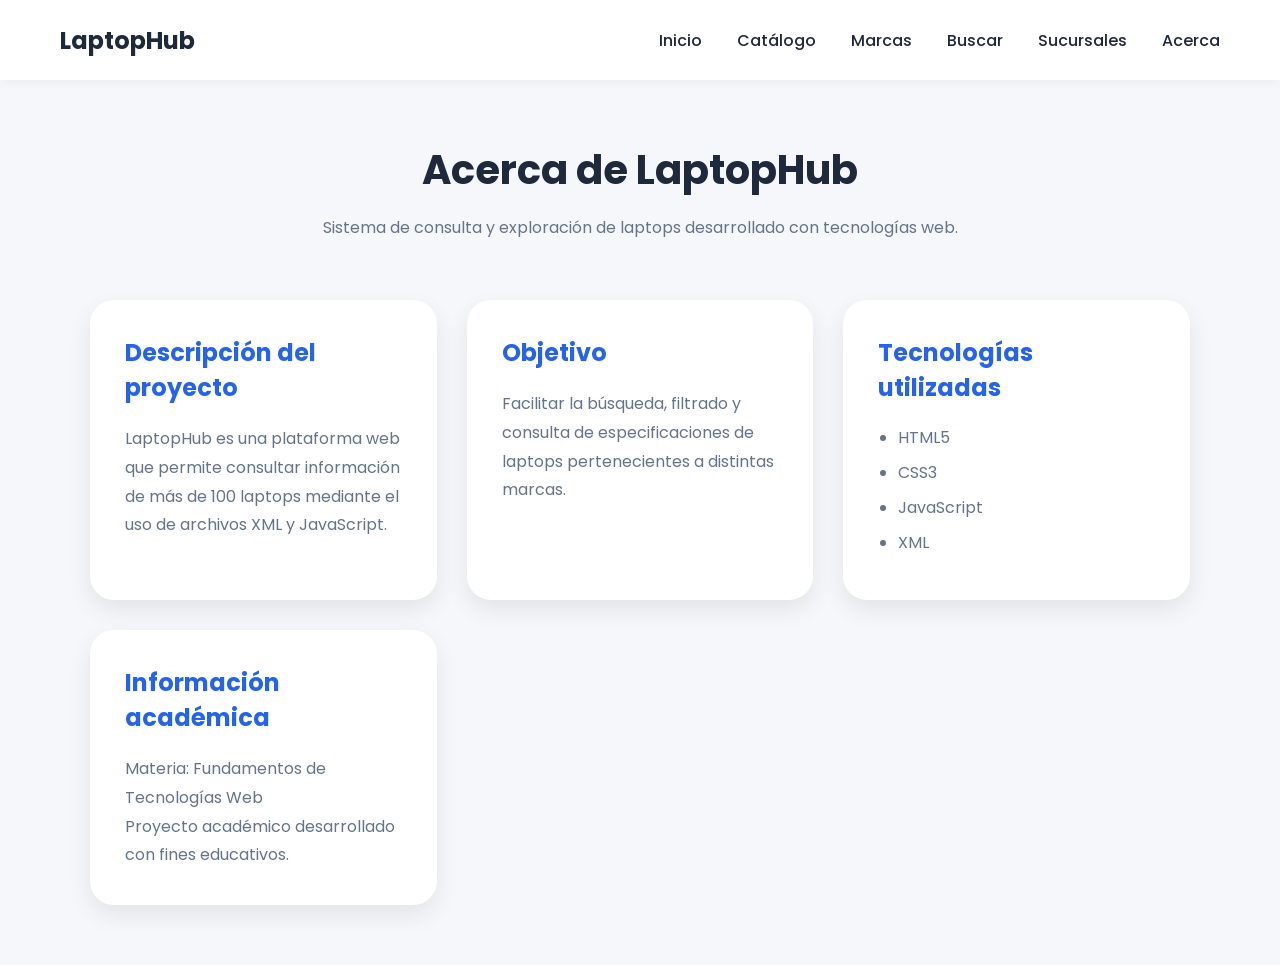
<file: acerca.html>
<!DOCTYPE html>
<html lang="es">

<head>
    <meta charset="UTF-8">
    <meta name="viewport" content="width=device-width, initial-scale=1.0">

    <title>LaptopHub | Acerca de</title>

    <link rel="stylesheet" href="estilos.css">
    <link rel="stylesheet" href="acerca.css">

    <link href="https://fonts.googleapis.com/css2?family=Poppins:wght@300;400;500;600;700&display=swap"
        rel="stylesheet">
</head>

<body>

    <header class="navbar">

        <div class="logo">
            <h2>LaptopHub</h2>
        </div>

        <nav>
            <ul class="nav-links">
                <li><a href="index.html">Inicio</a></li>
                <li><a href="catalogo.html">Catálogo</a></li>
                <li><a href="marcas.html">Marcas</a></li>
                <li><a href="buscar.html">Buscar</a></li>
                <li><a href="sucursales.html">Sucursales</a></li>
                <li><a href="acerca.html">Acerca</a></li>
            </ul>
        </nav>

    </header>

    <section class="acerca-header">

        <h1>Acerca de LaptopHub</h1>

        <p>
            Sistema de consulta y exploración de laptops desarrollado con tecnologías web.
        </p>

    </section>

    <section class="acerca-container">

        <div class="acerca-card">

            <h2>Descripción del proyecto</h2>

            <p>
                LaptopHub es una plataforma web que permite consultar información
                de más de 100 laptops mediante el uso de archivos XML y JavaScript.
            </p>

        </div>

        <div class="acerca-card">

            <h2>Objetivo</h2>

            <p>
                Facilitar la búsqueda, filtrado y consulta de especificaciones
                de laptops pertenecientes a distintas marcas.
            </p>

        </div>

        <div class="acerca-card">

            <h2>Tecnologías utilizadas</h2>

            <ul>
                <li>HTML5</li>
                <li>CSS3</li>
                <li>JavaScript</li>
                <li>XML</li>
            </ul>

        </div>

        <div class="acerca-card">

            <h2>Información académica</h2>

            <p>
                Materia: Fundamentos de Tecnologías Web
            </p>

            <p>
                Proyecto académico desarrollado con fines educativos.
            </p>

        </div>

    </section>

</body>

</html>
</file>
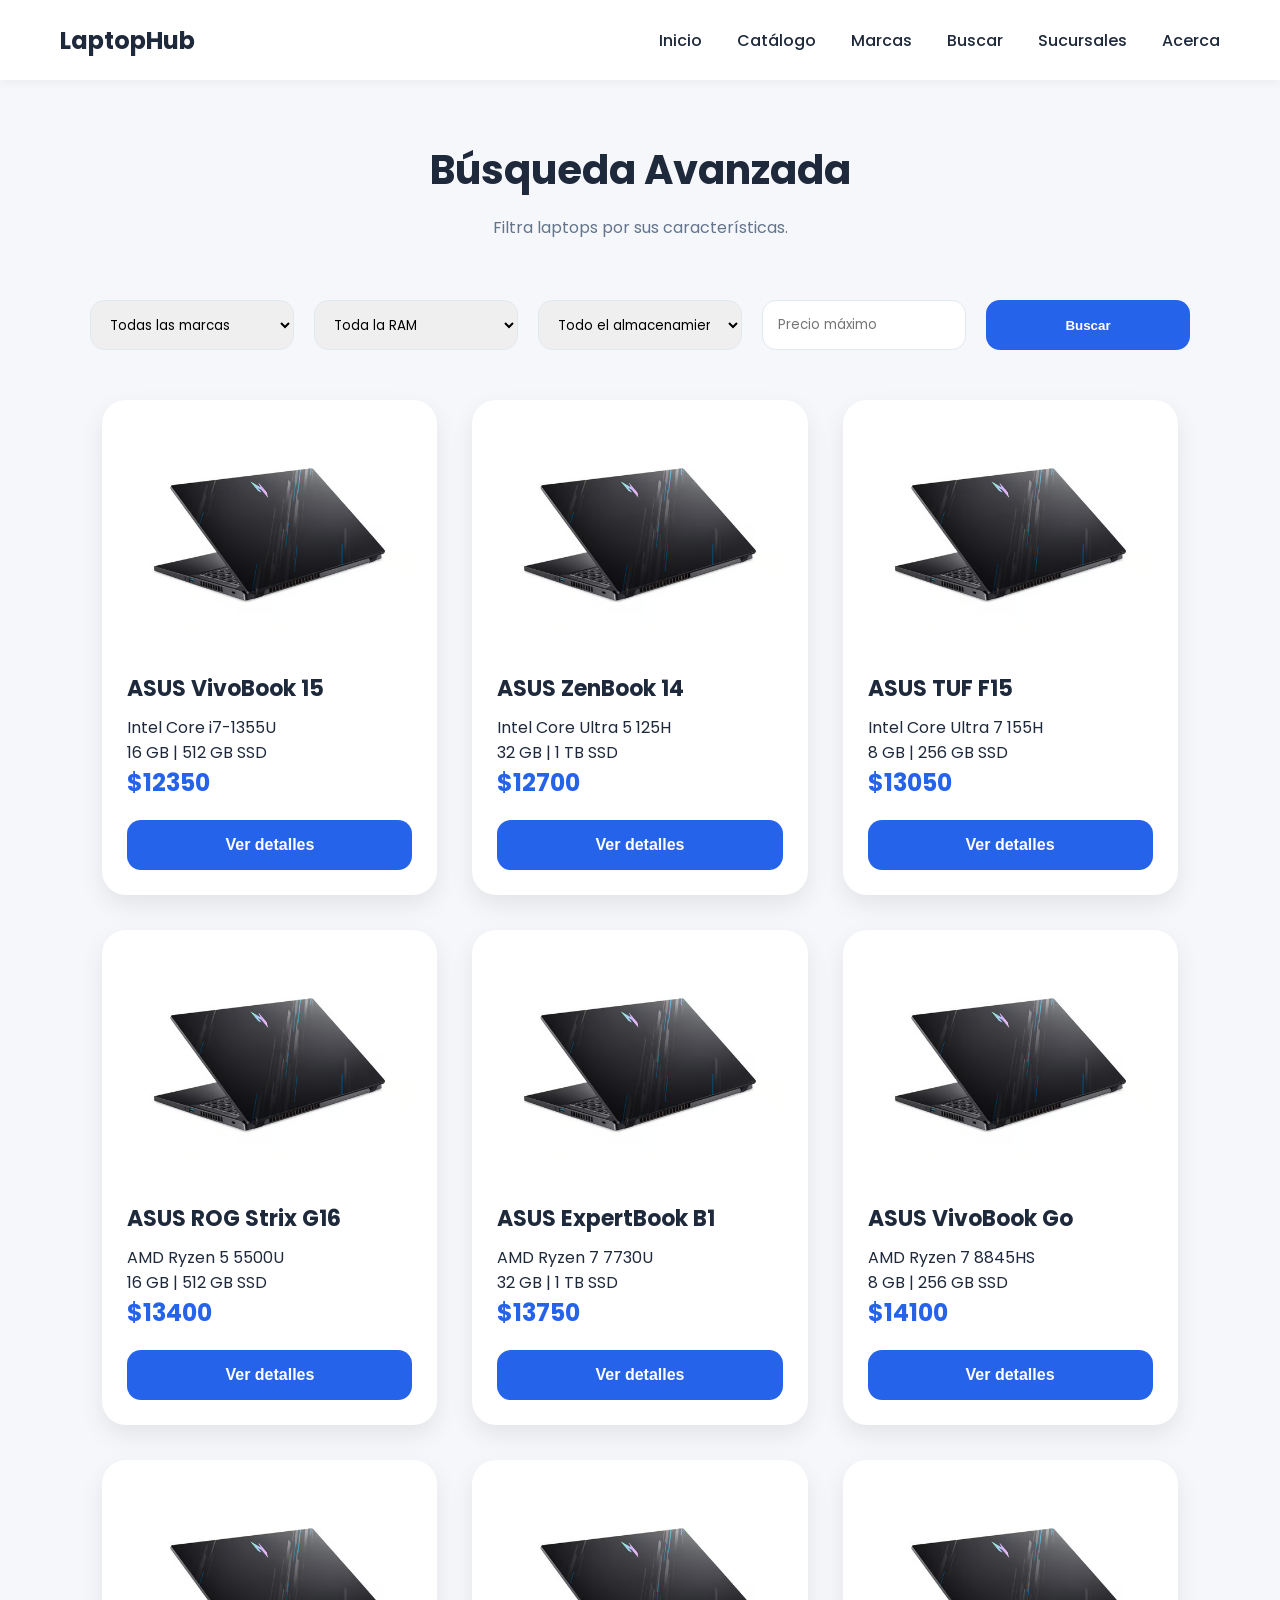
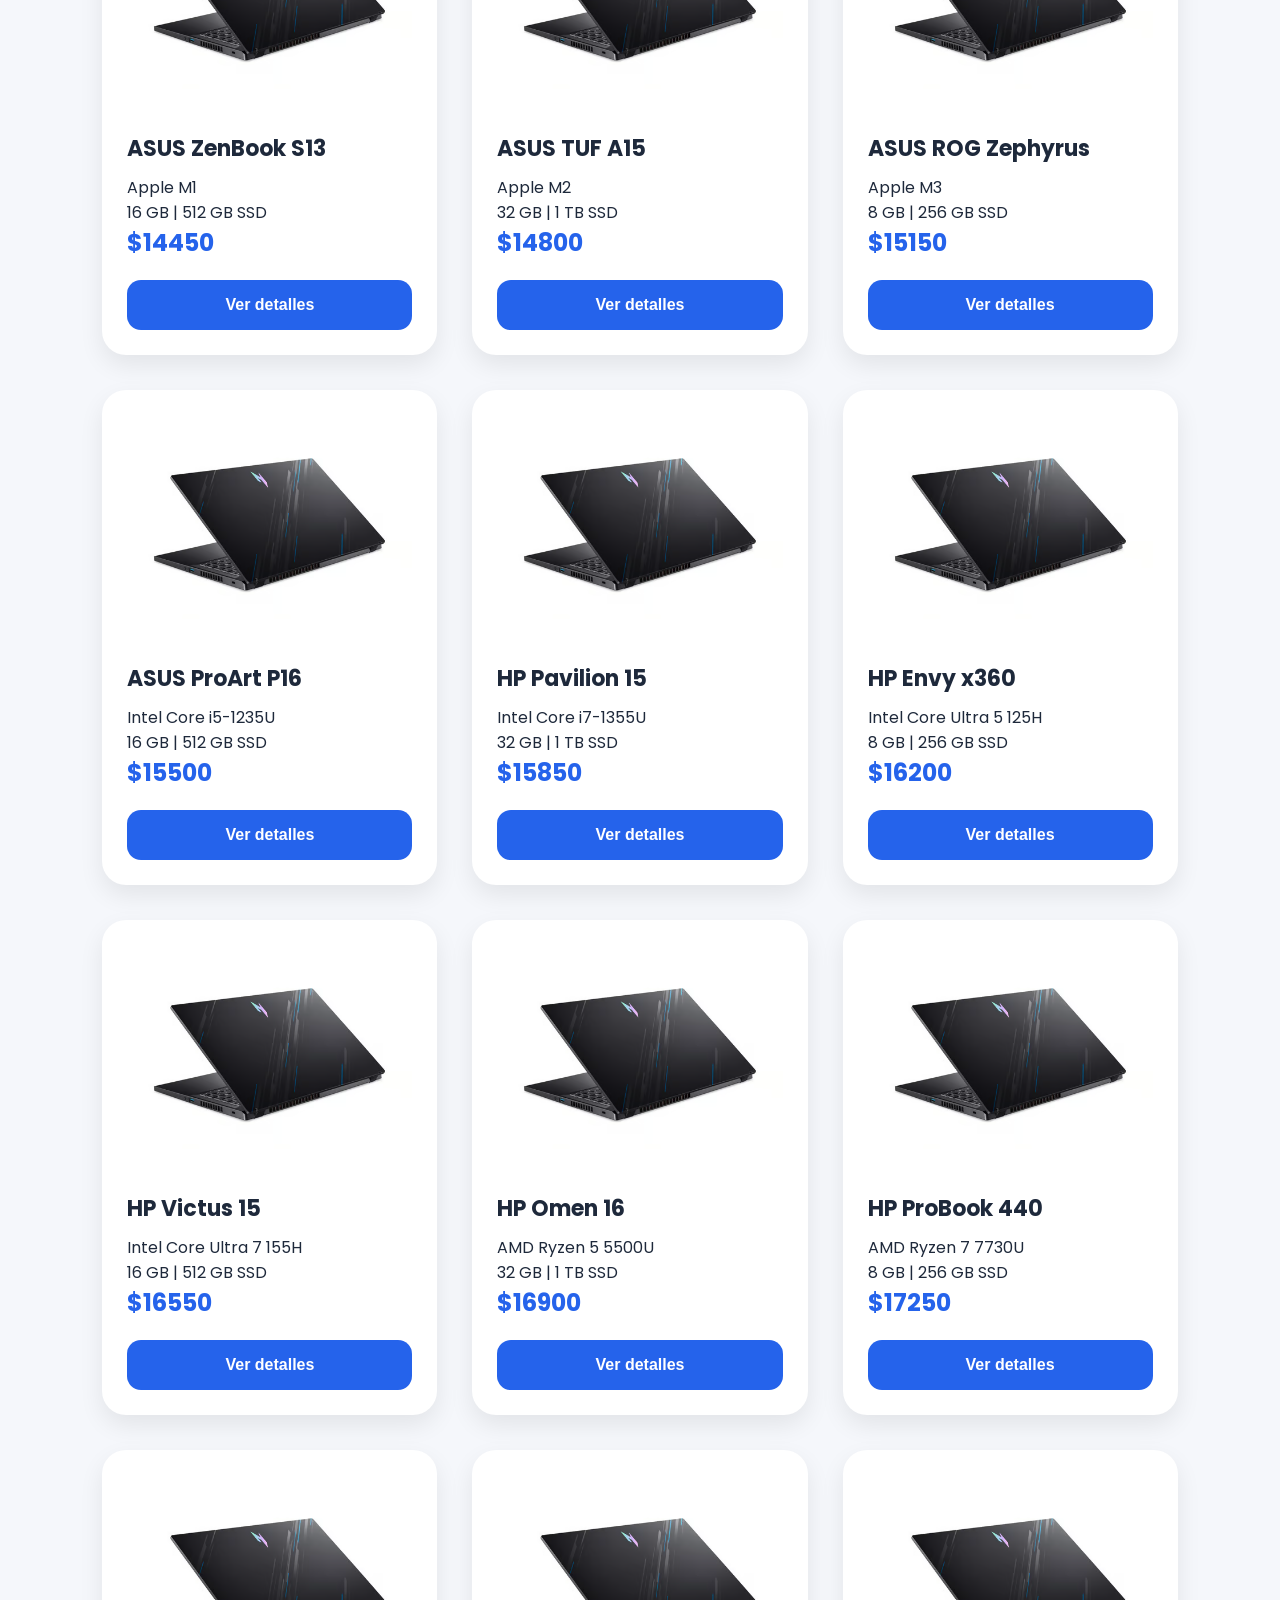
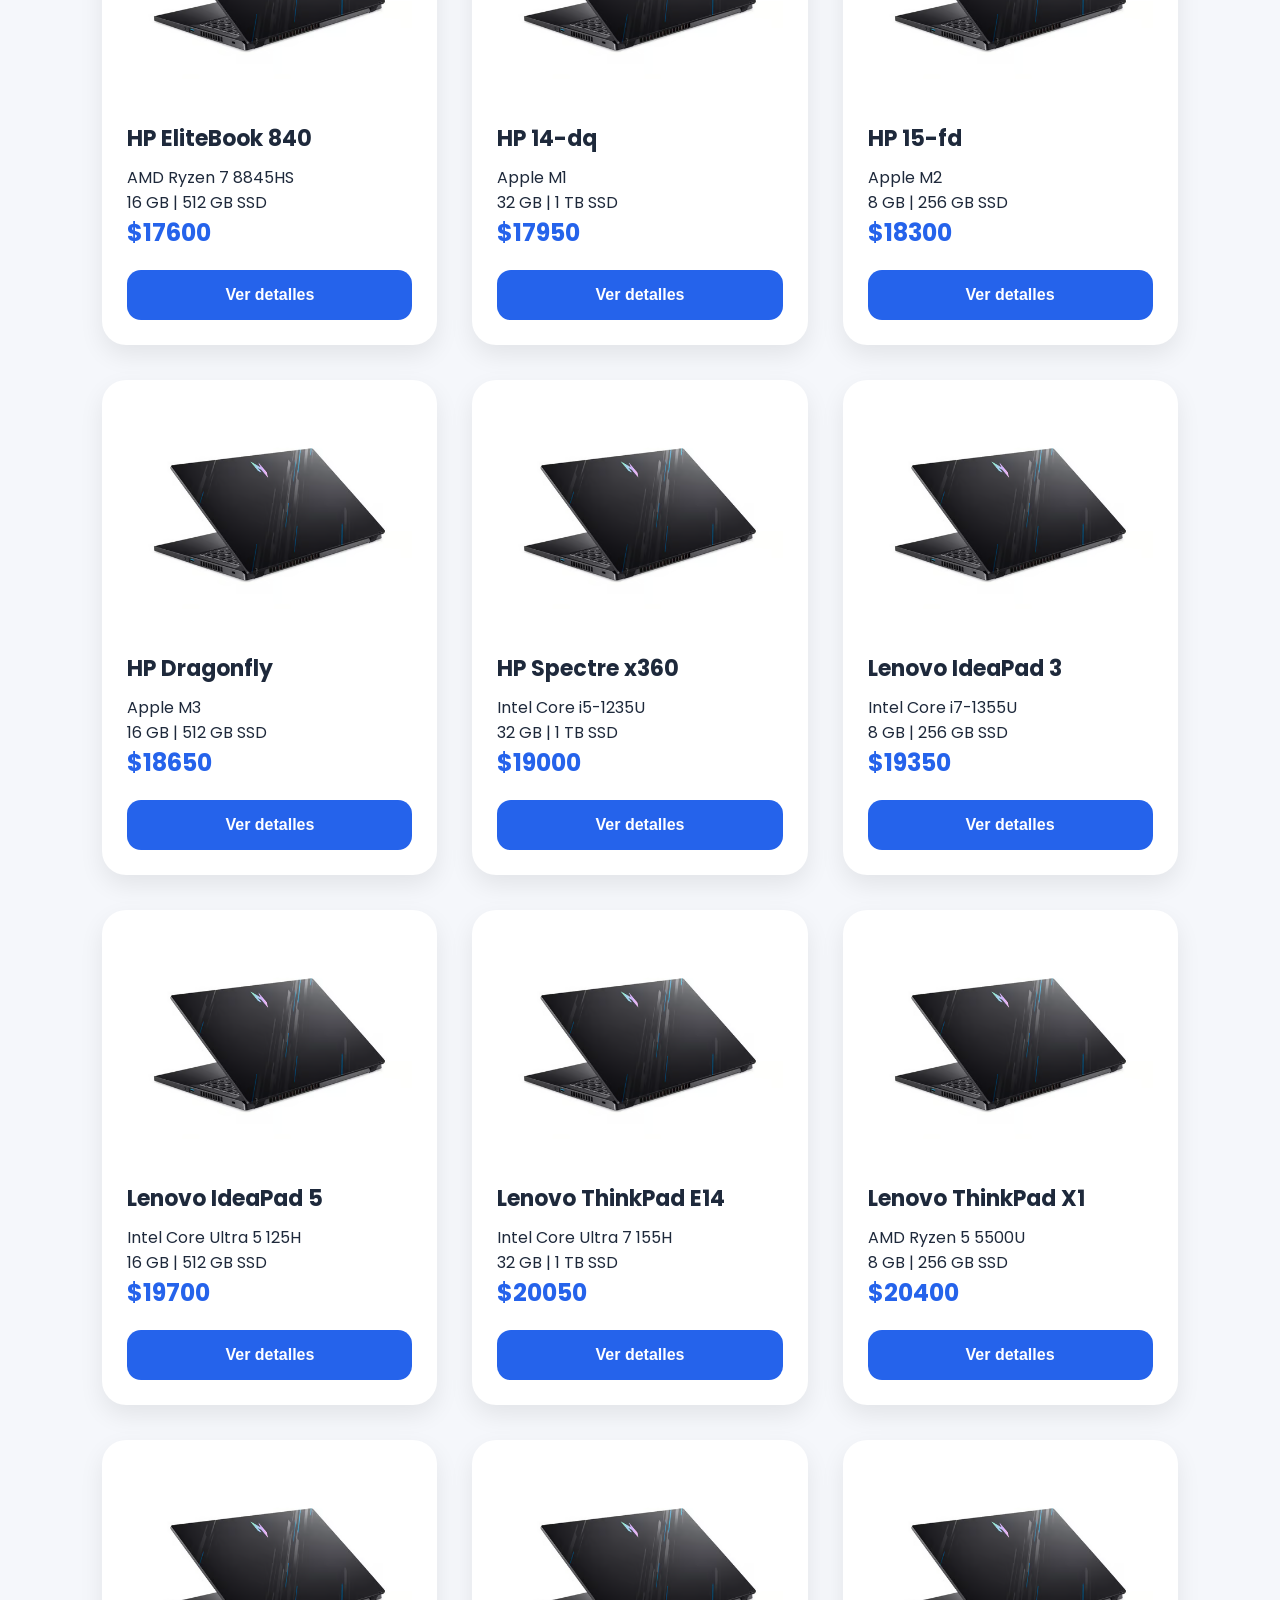
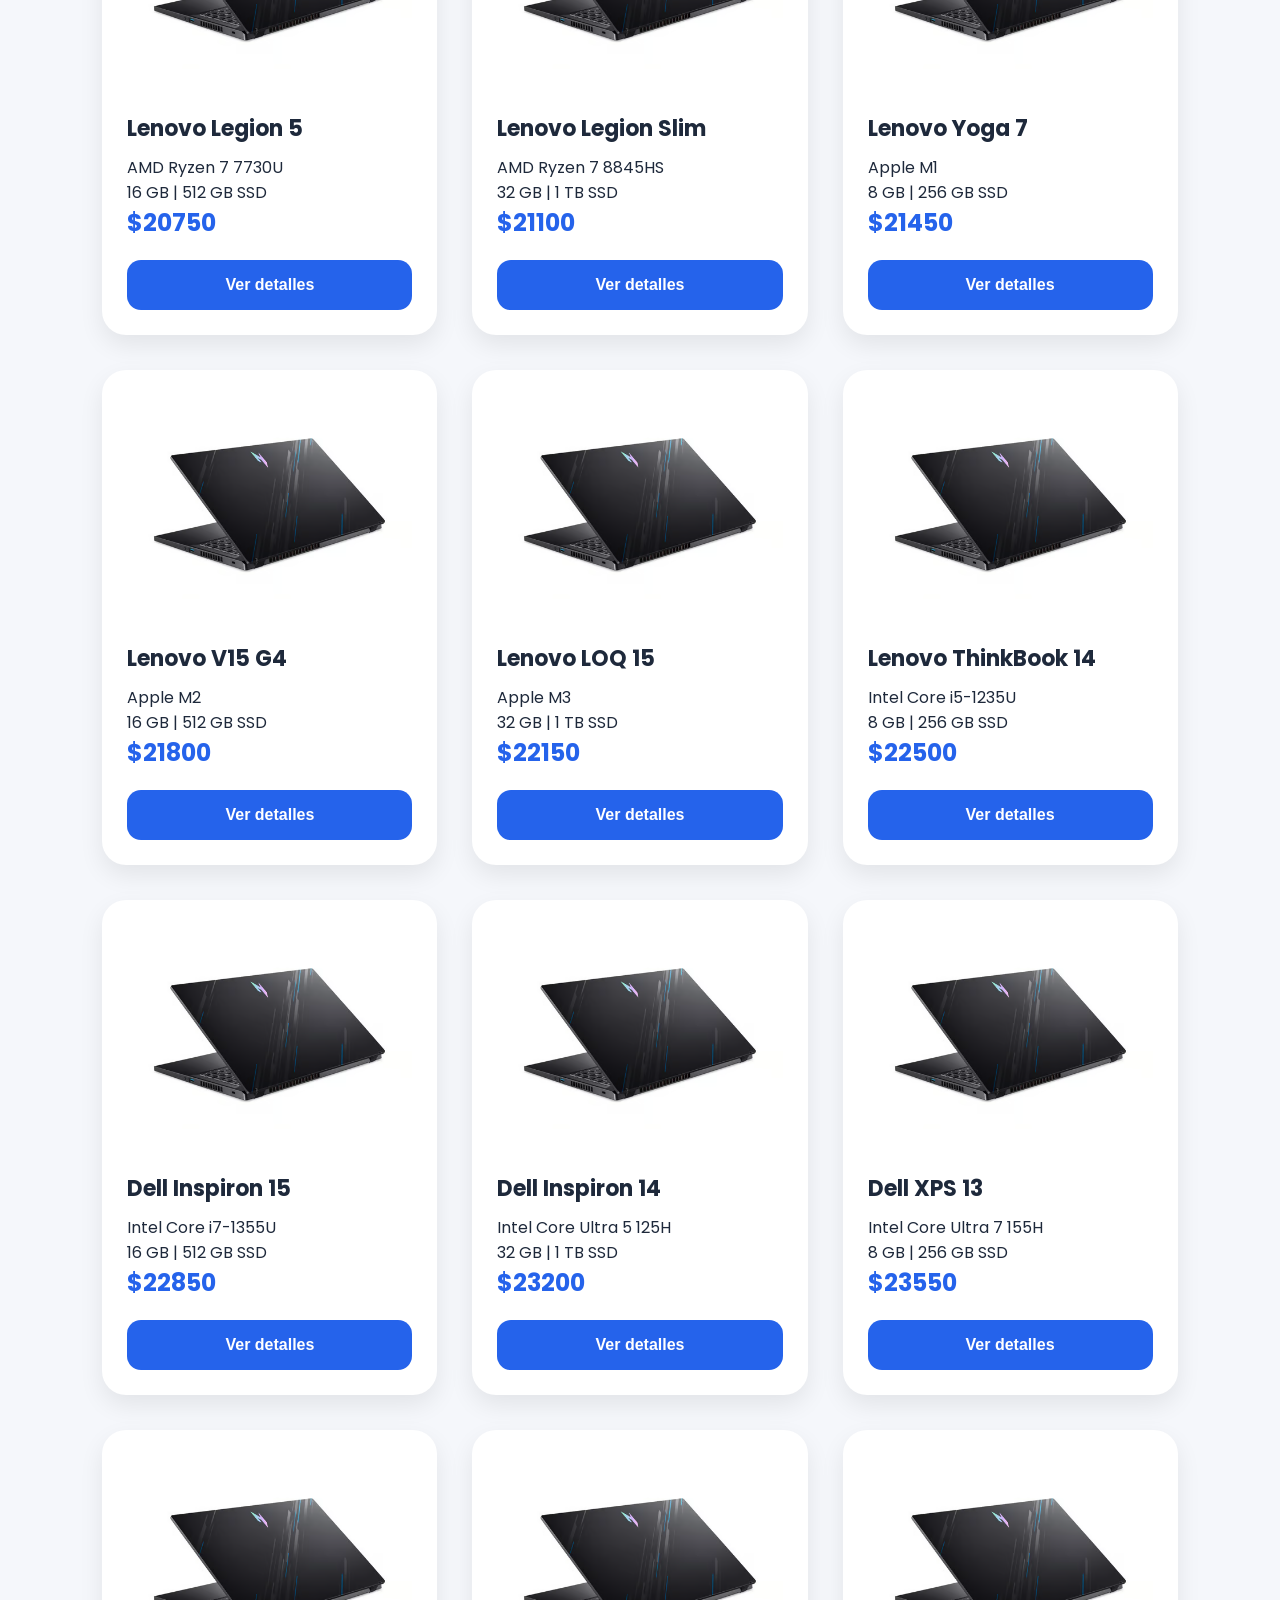
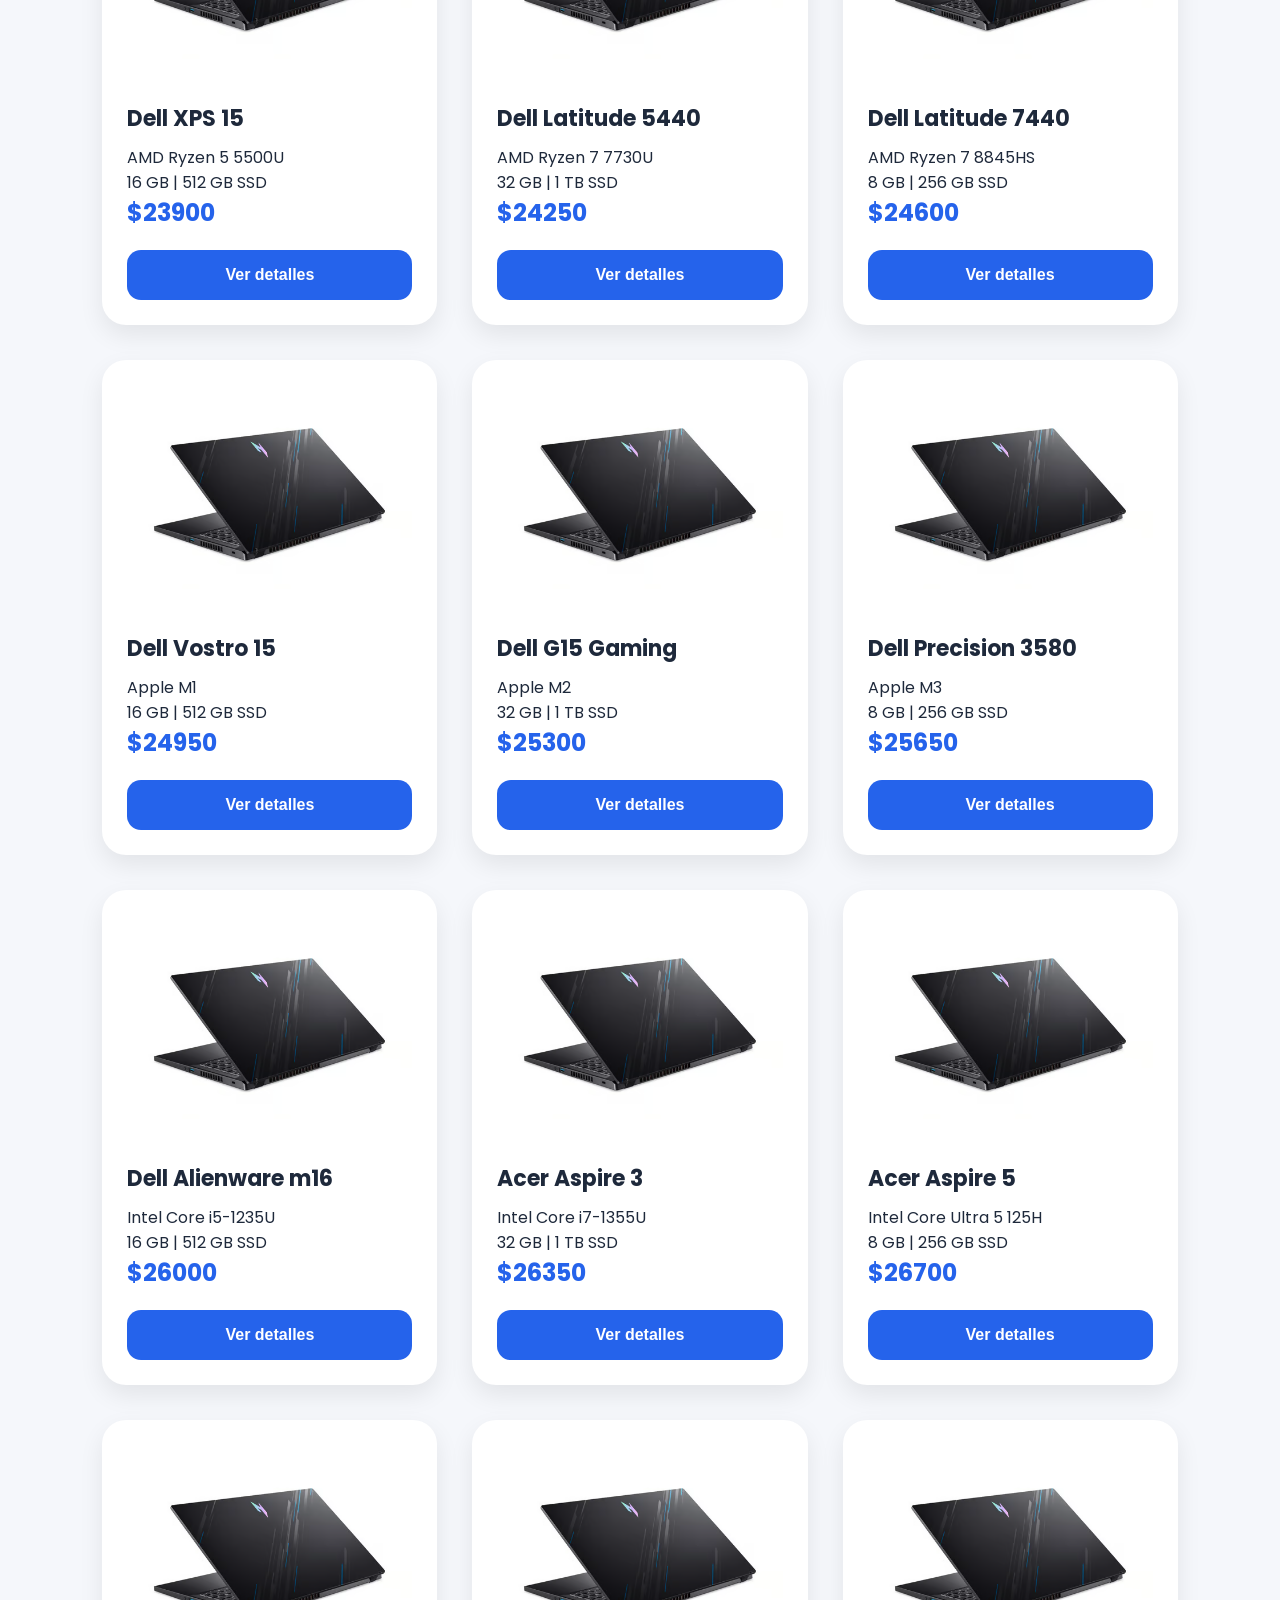
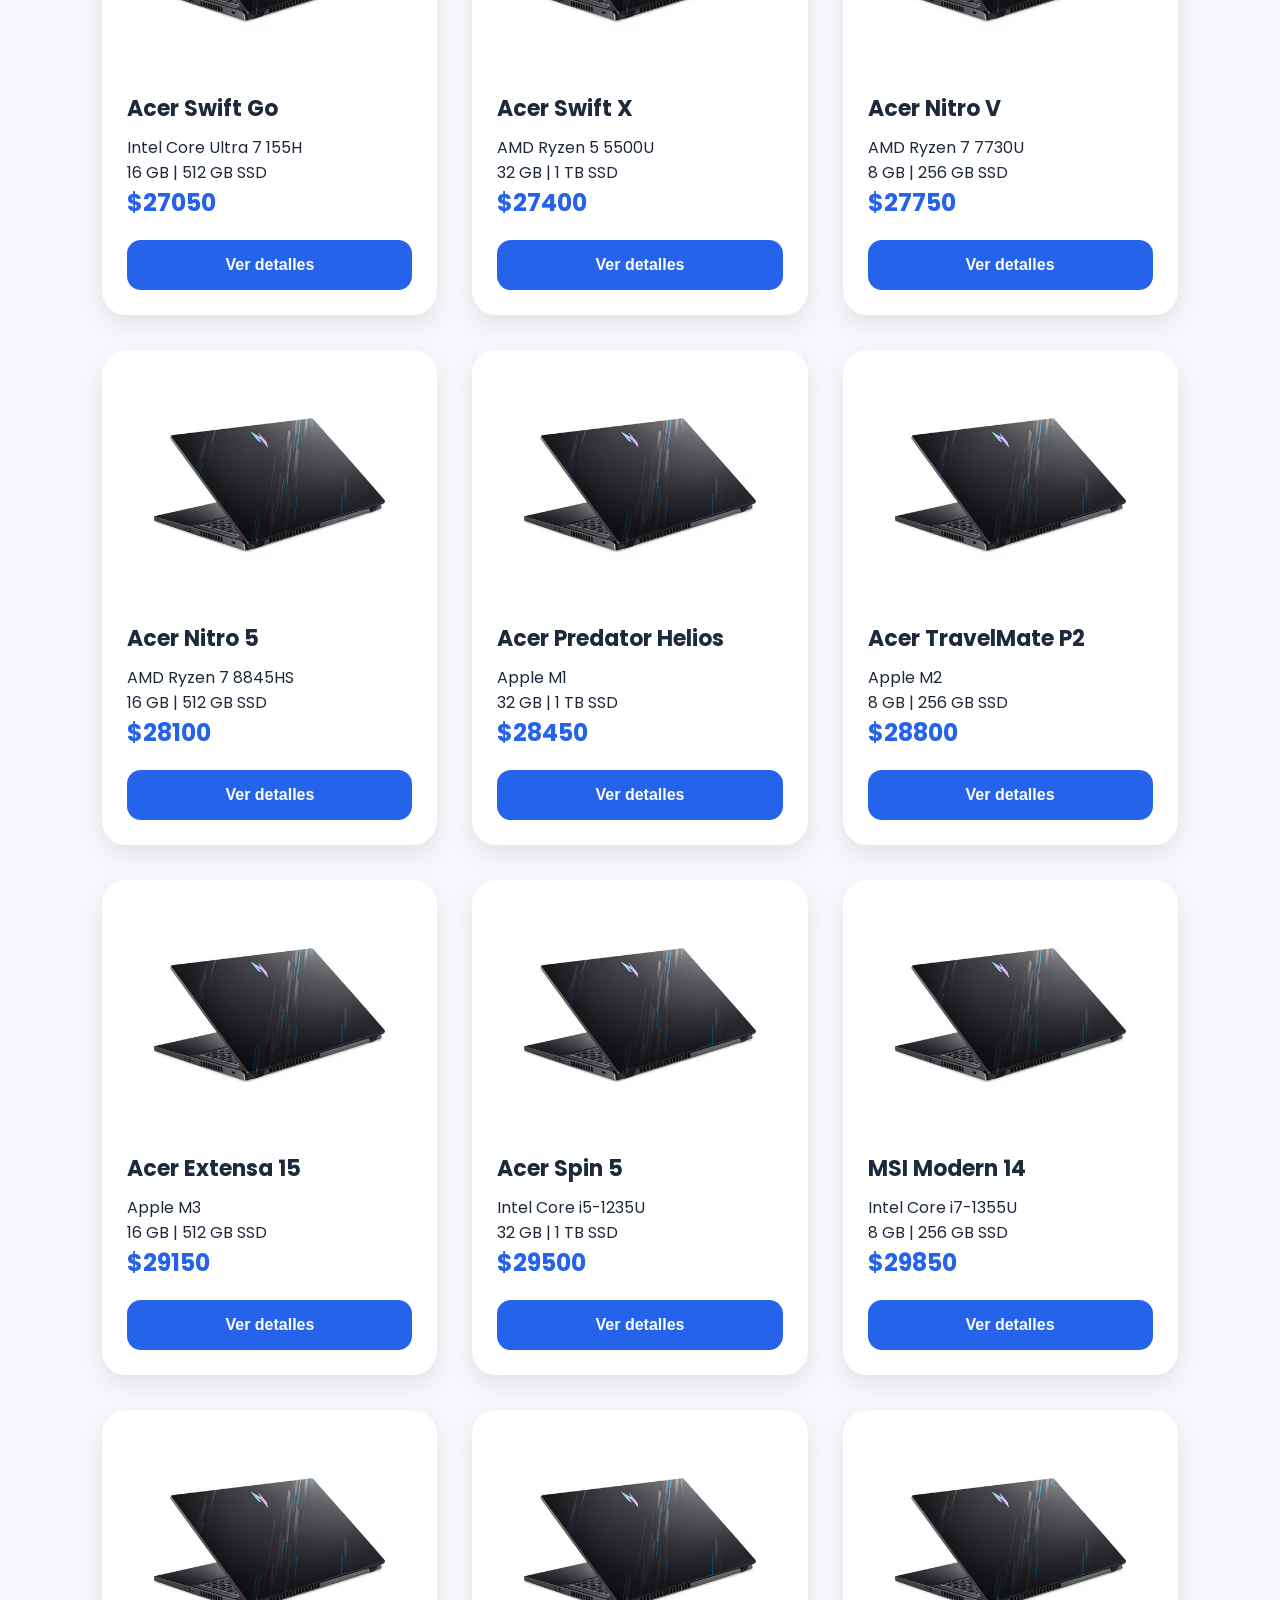
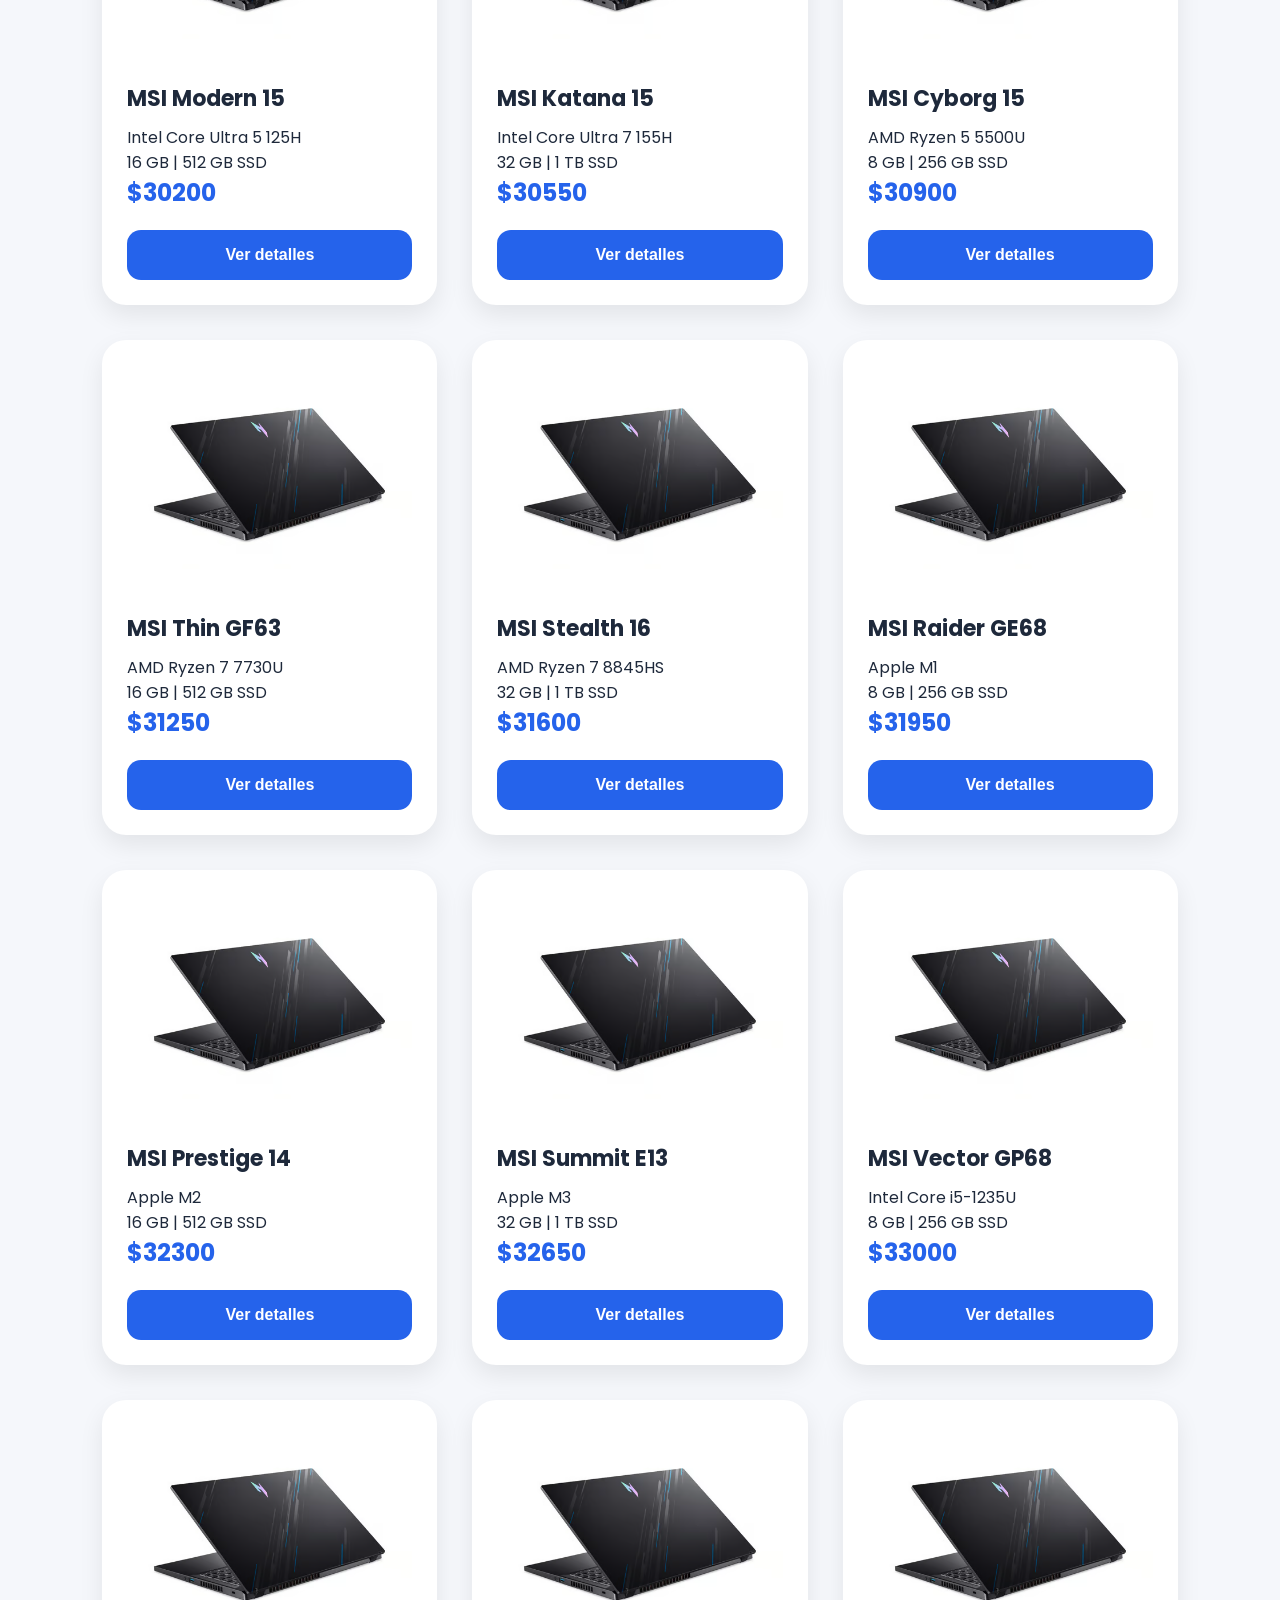
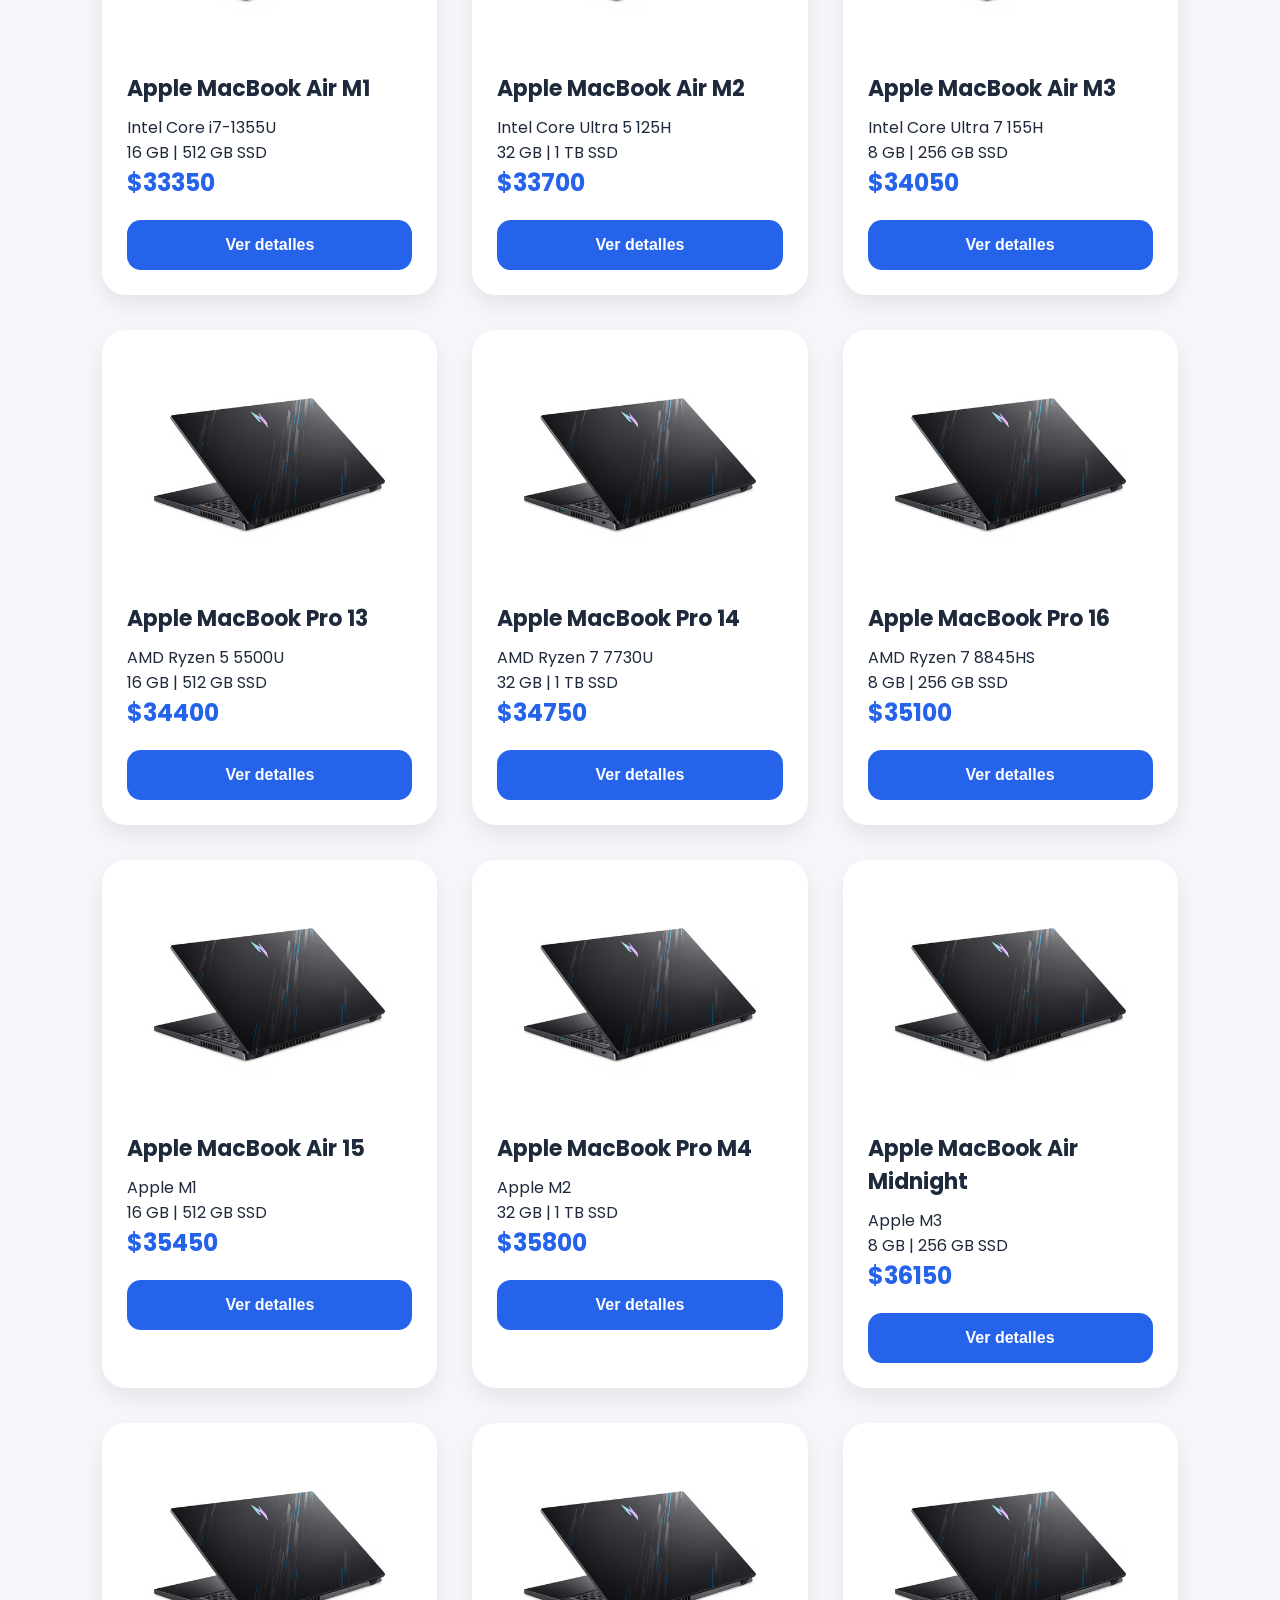
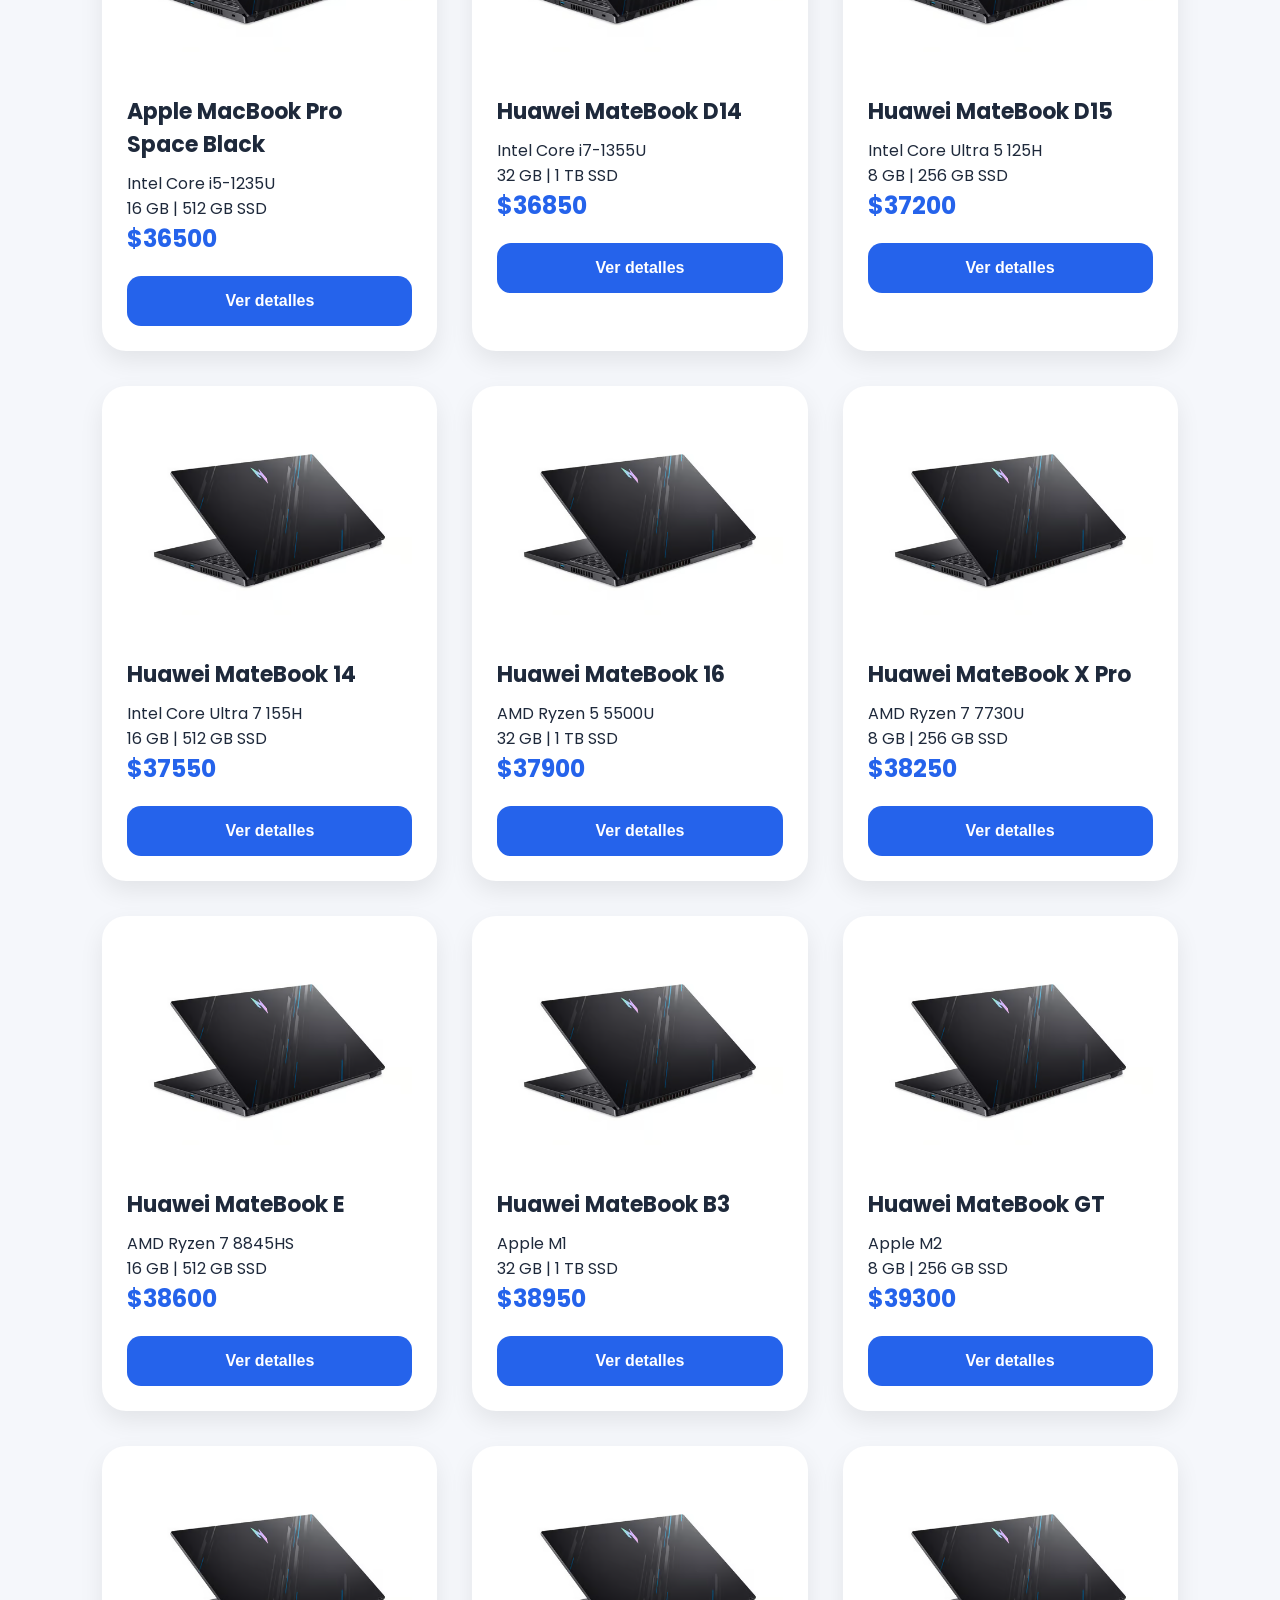
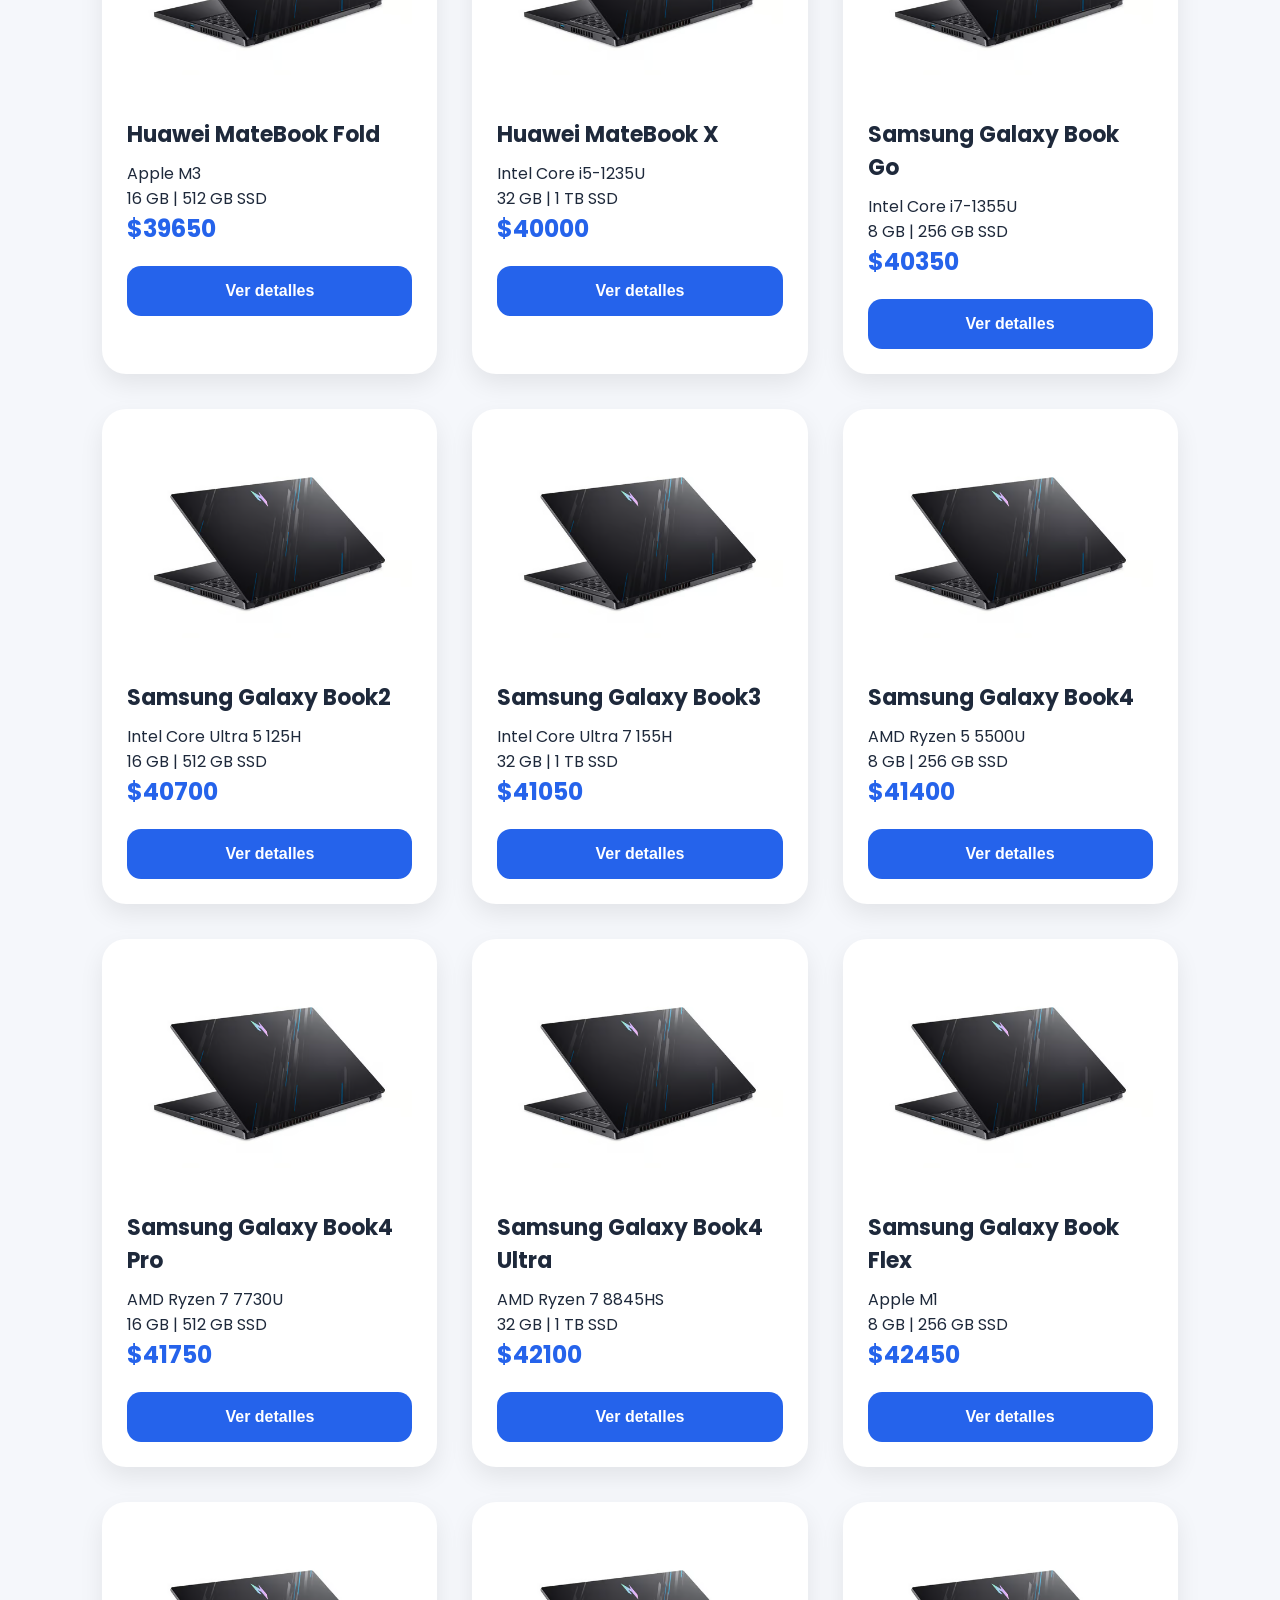
<file: buscar.html>
<!DOCTYPE html>
<html lang="es">

<head>
    <meta charset="UTF-8">
    <meta name="viewport" content="width=device-width, initial-scale=1.0">
    <title>LaptopHub | Buscar</title>

    <link rel="stylesheet" href="estilos.css">
    <link rel="stylesheet" href="buscar.css">

    <link href="https://fonts.googleapis.com/css2?family=Poppins:wght@300;400;500;600;700&display=swap"
        rel="stylesheet">
</head>

<body>

    <header class="navbar">

        <div class="logo">
            <h2>LaptopHub</h2>
        </div>

        <nav>
            <ul class="nav-links">
                <li><a href="index.html">Inicio</a></li>
                <li><a href="catalogo.html">Catálogo</a></li>
                <li><a href="marcas.html">Marcas</a></li>
                <li><a href="buscar.html">Buscar</a></li>
                <li><a href="sucursales.html">Sucursales</a></li>
                <li><a href="acerca.html">Acerca</a></li>
            </ul>
        </nav>

    </header>

    <section class="buscar-header">

        <h1>Búsqueda Avanzada</h1>

        <p>
            Filtra laptops por sus características.
        </p>

    </section>

    <section class="filtros-container">

        <select id="filtroMarca">
            <option value="">Todas las marcas</option>
        </select>

        <select id="filtroRam">
            <option value="">Toda la RAM</option>
        </select>

        <select id="filtroAlmacenamiento">
            <option value="">Todo el almacenamiento</option>
        </select>

        <input type="number"
               id="filtroPrecio"
               placeholder="Precio máximo">

        <button id="btnBuscar">
            Buscar
        </button>

    </section>

    <section class="resultados">

        <div class="products-container"
             id="contenedor-resultados">

        </div>

    </section>

    <script src="buscar.js"></script>

</body>

</html>
</file>
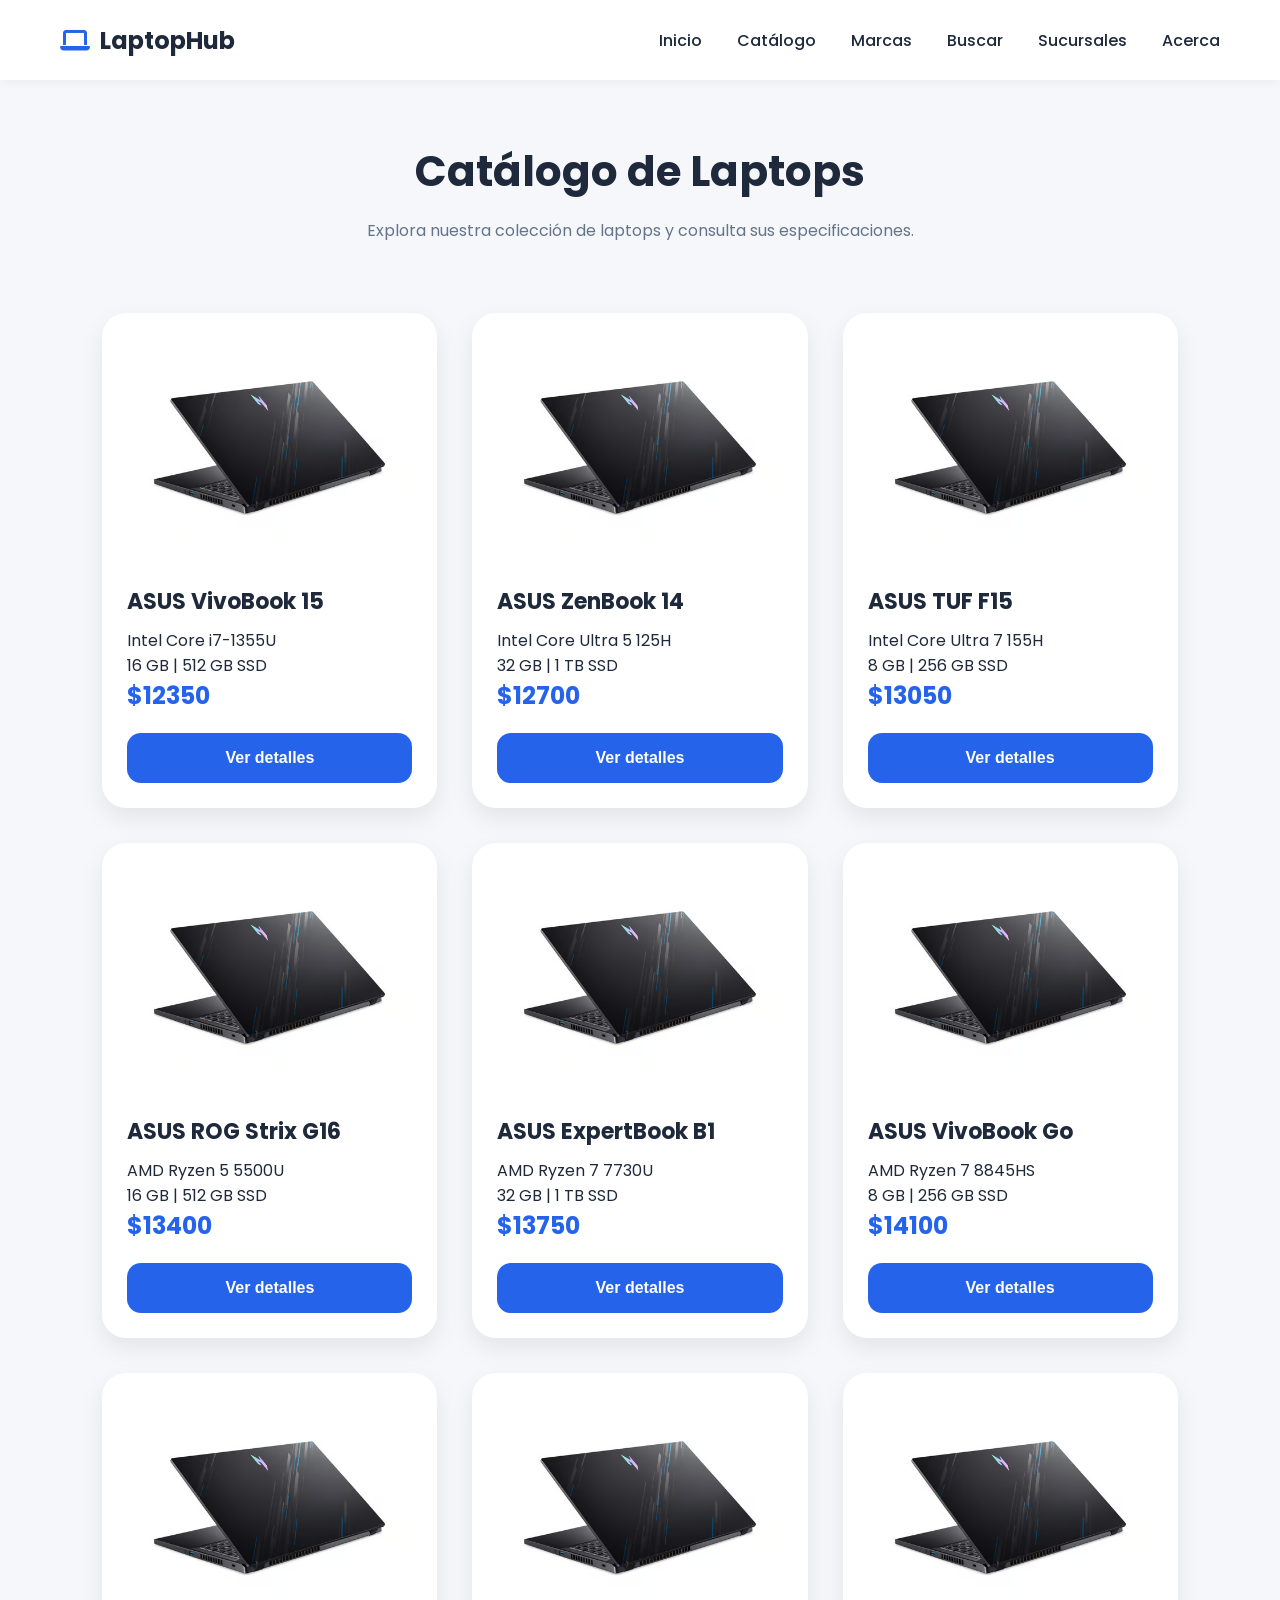
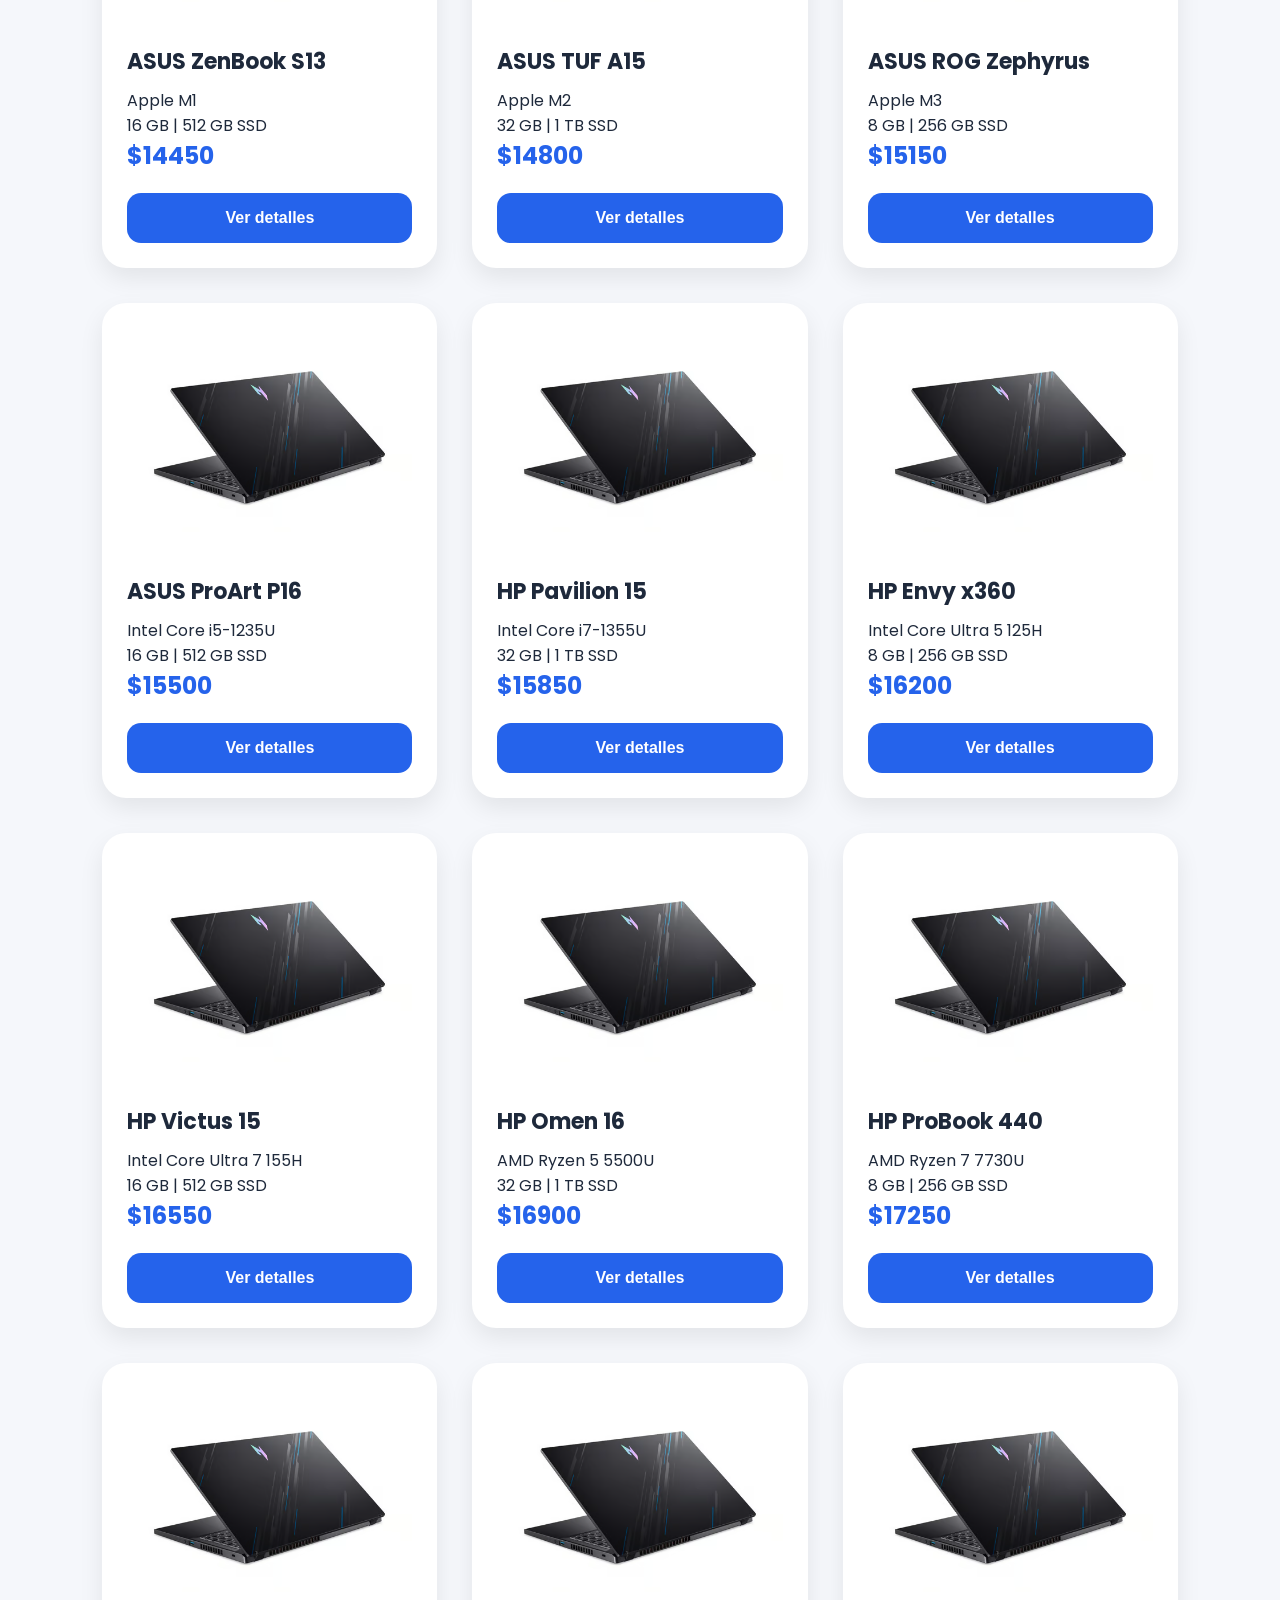
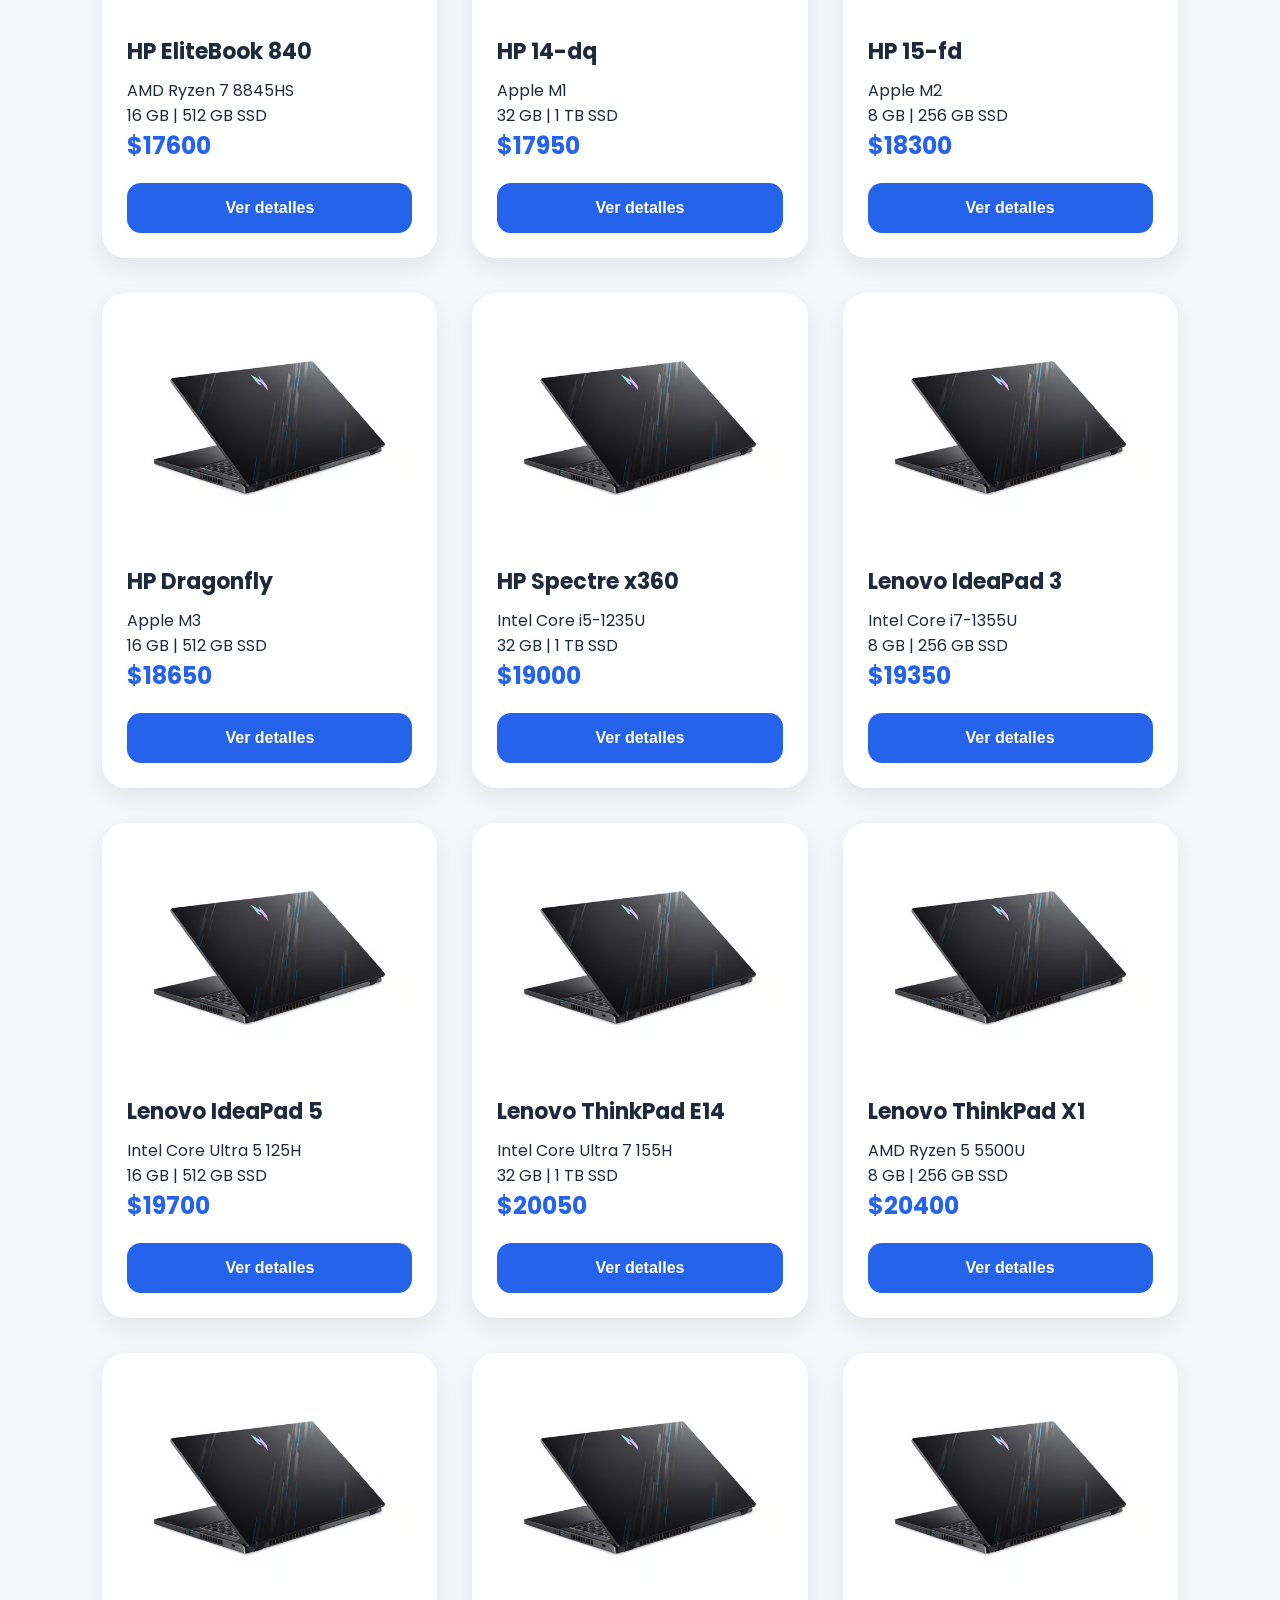
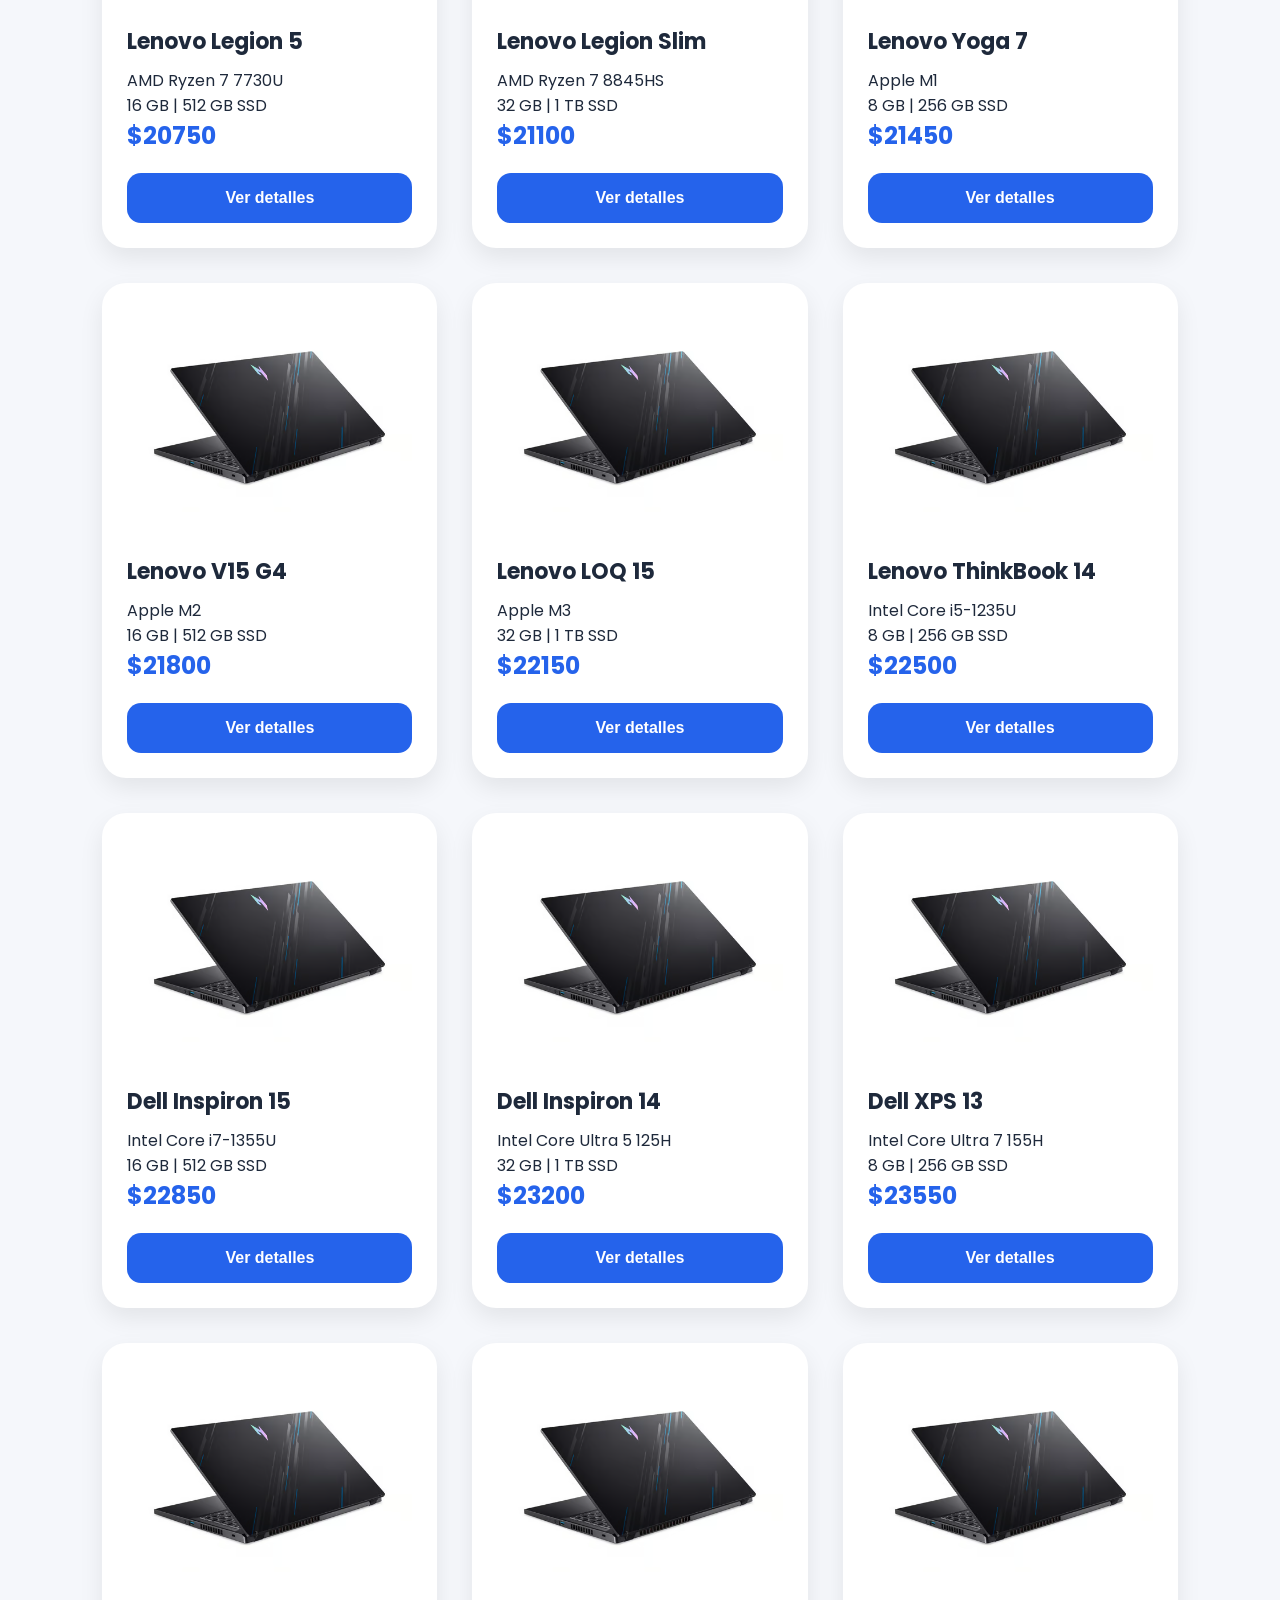
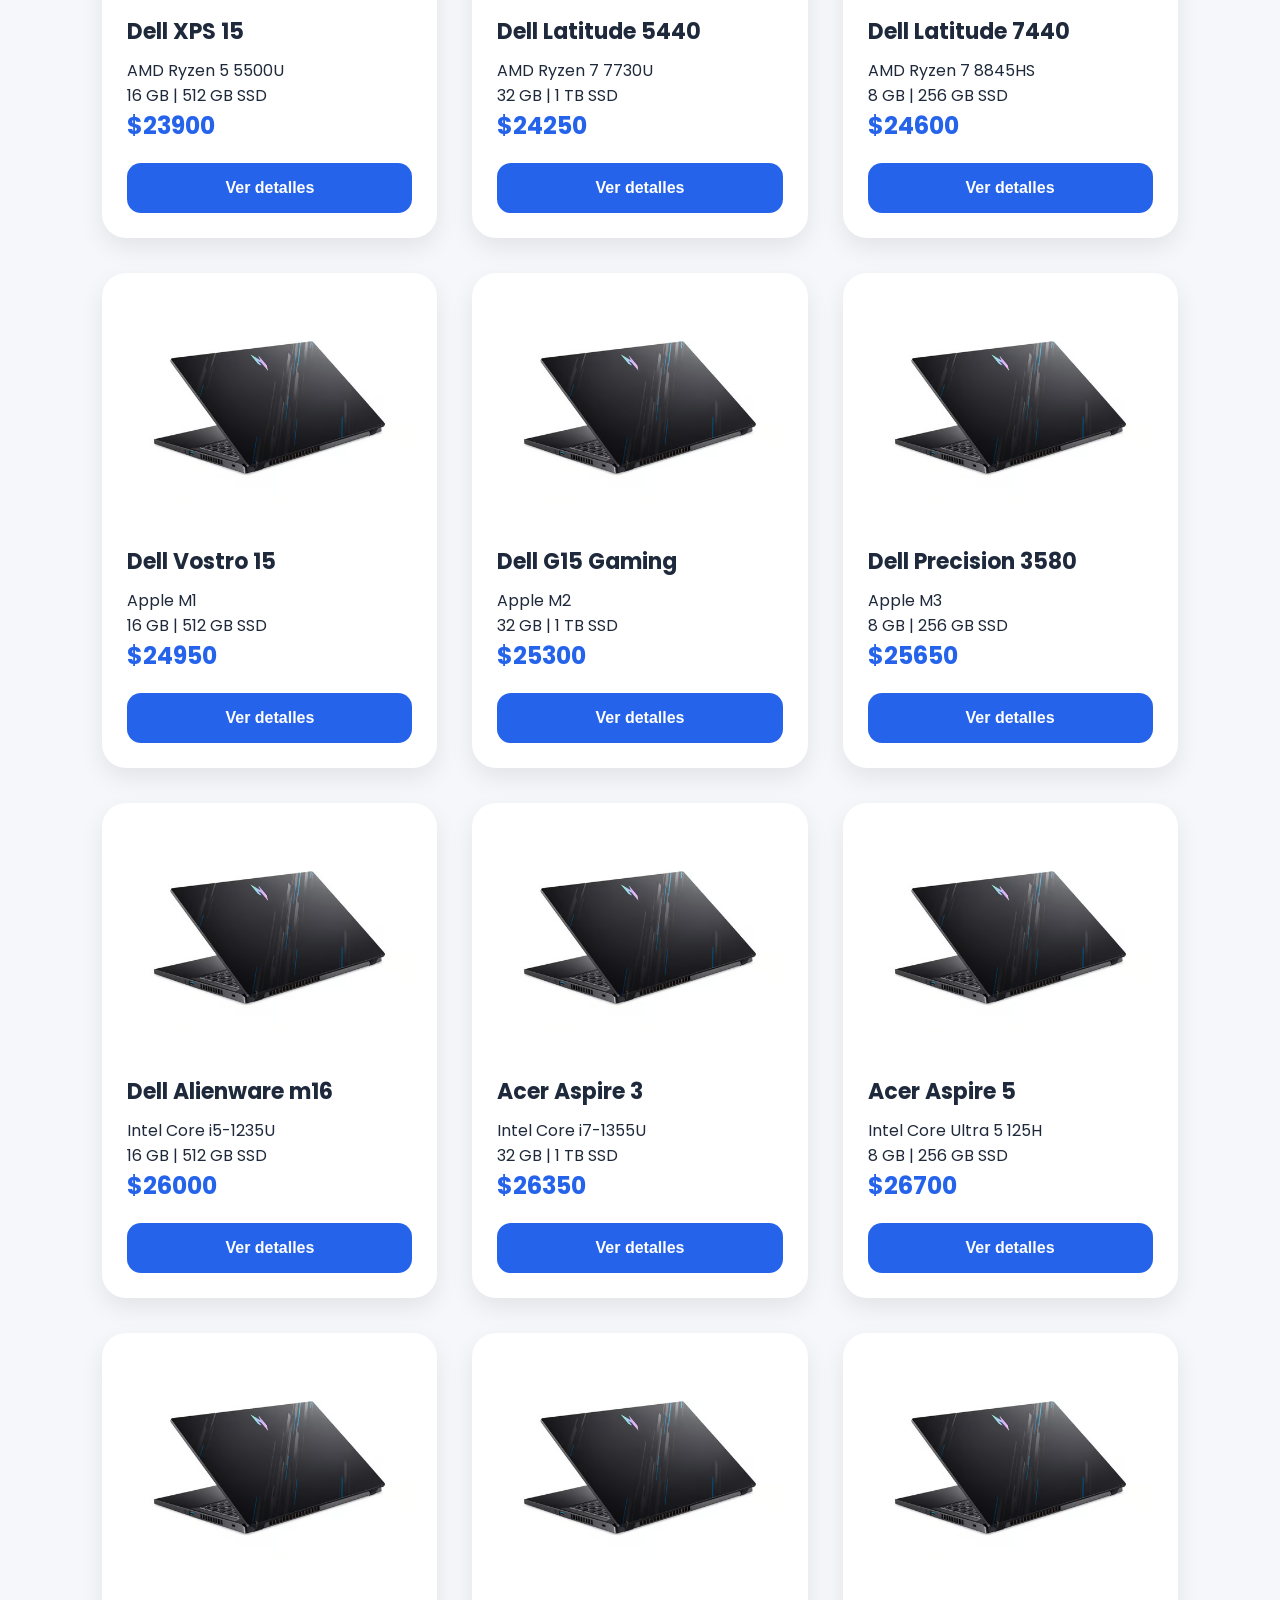
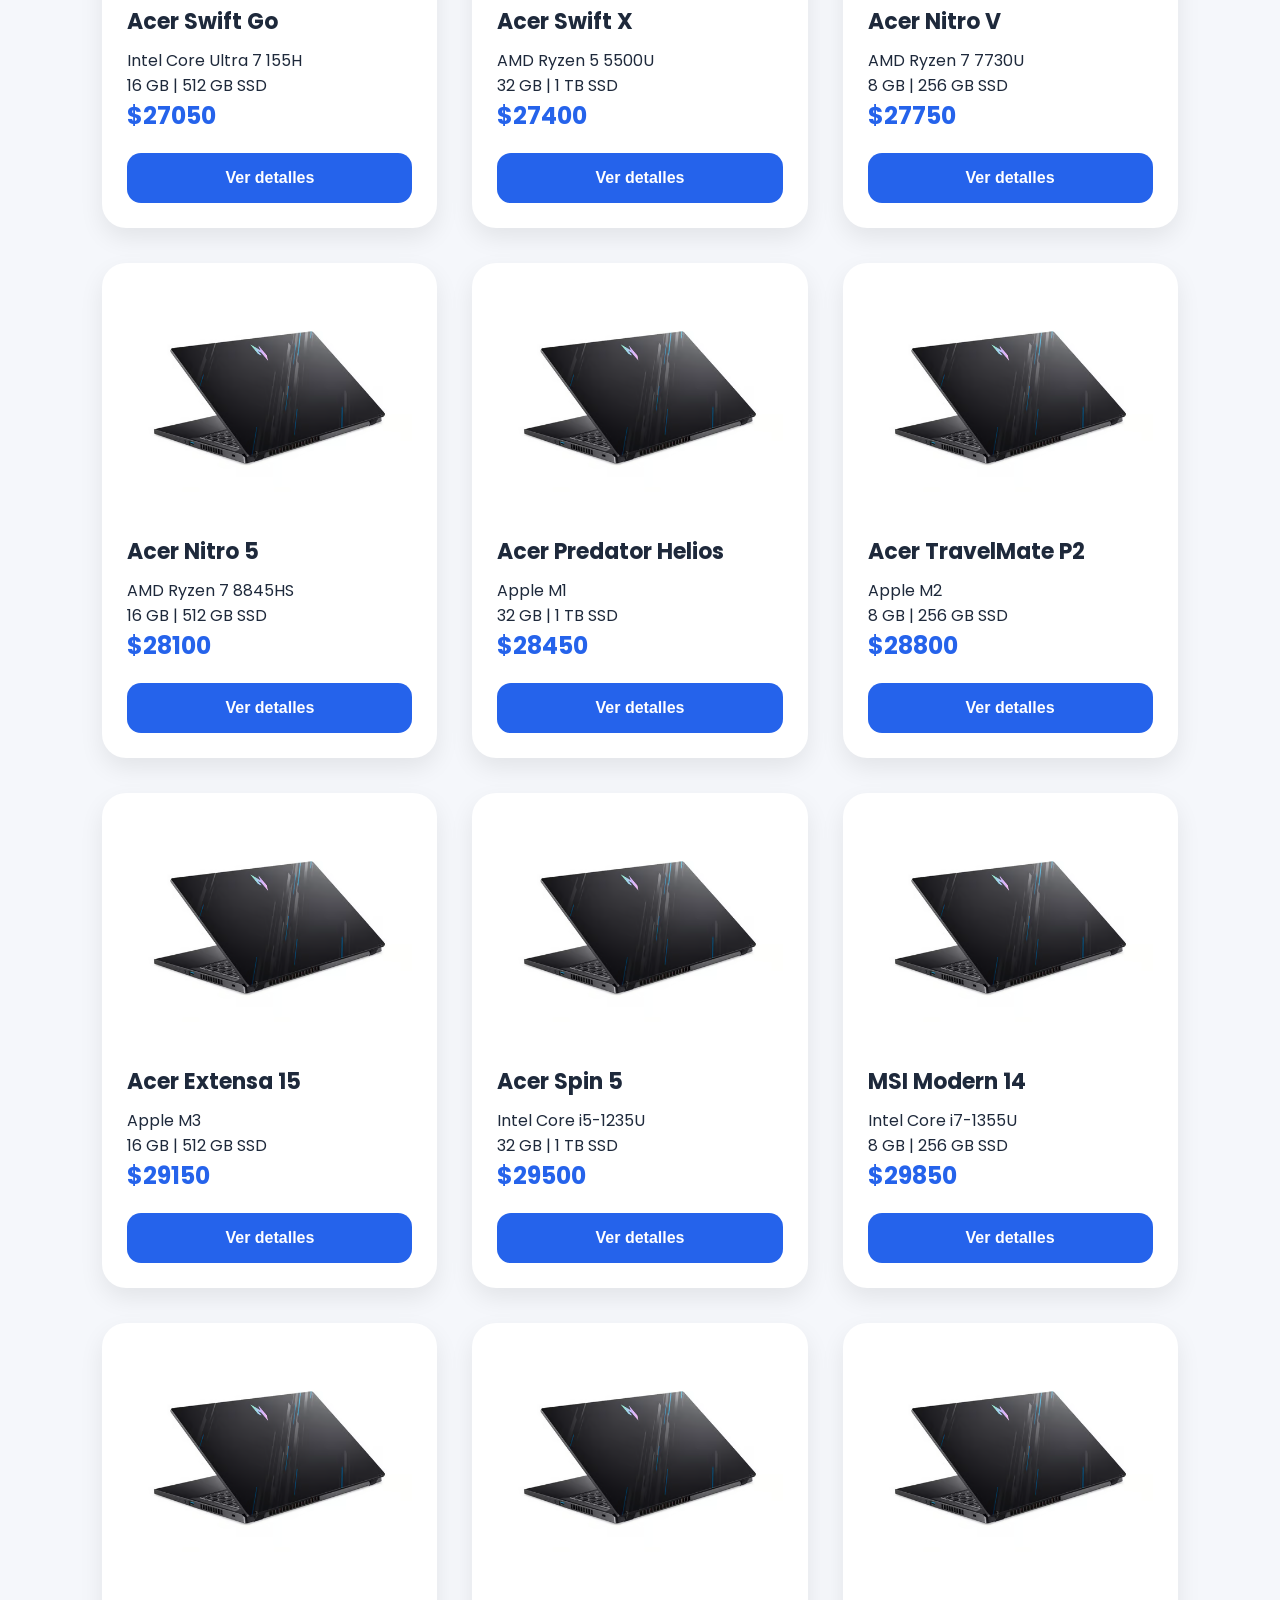
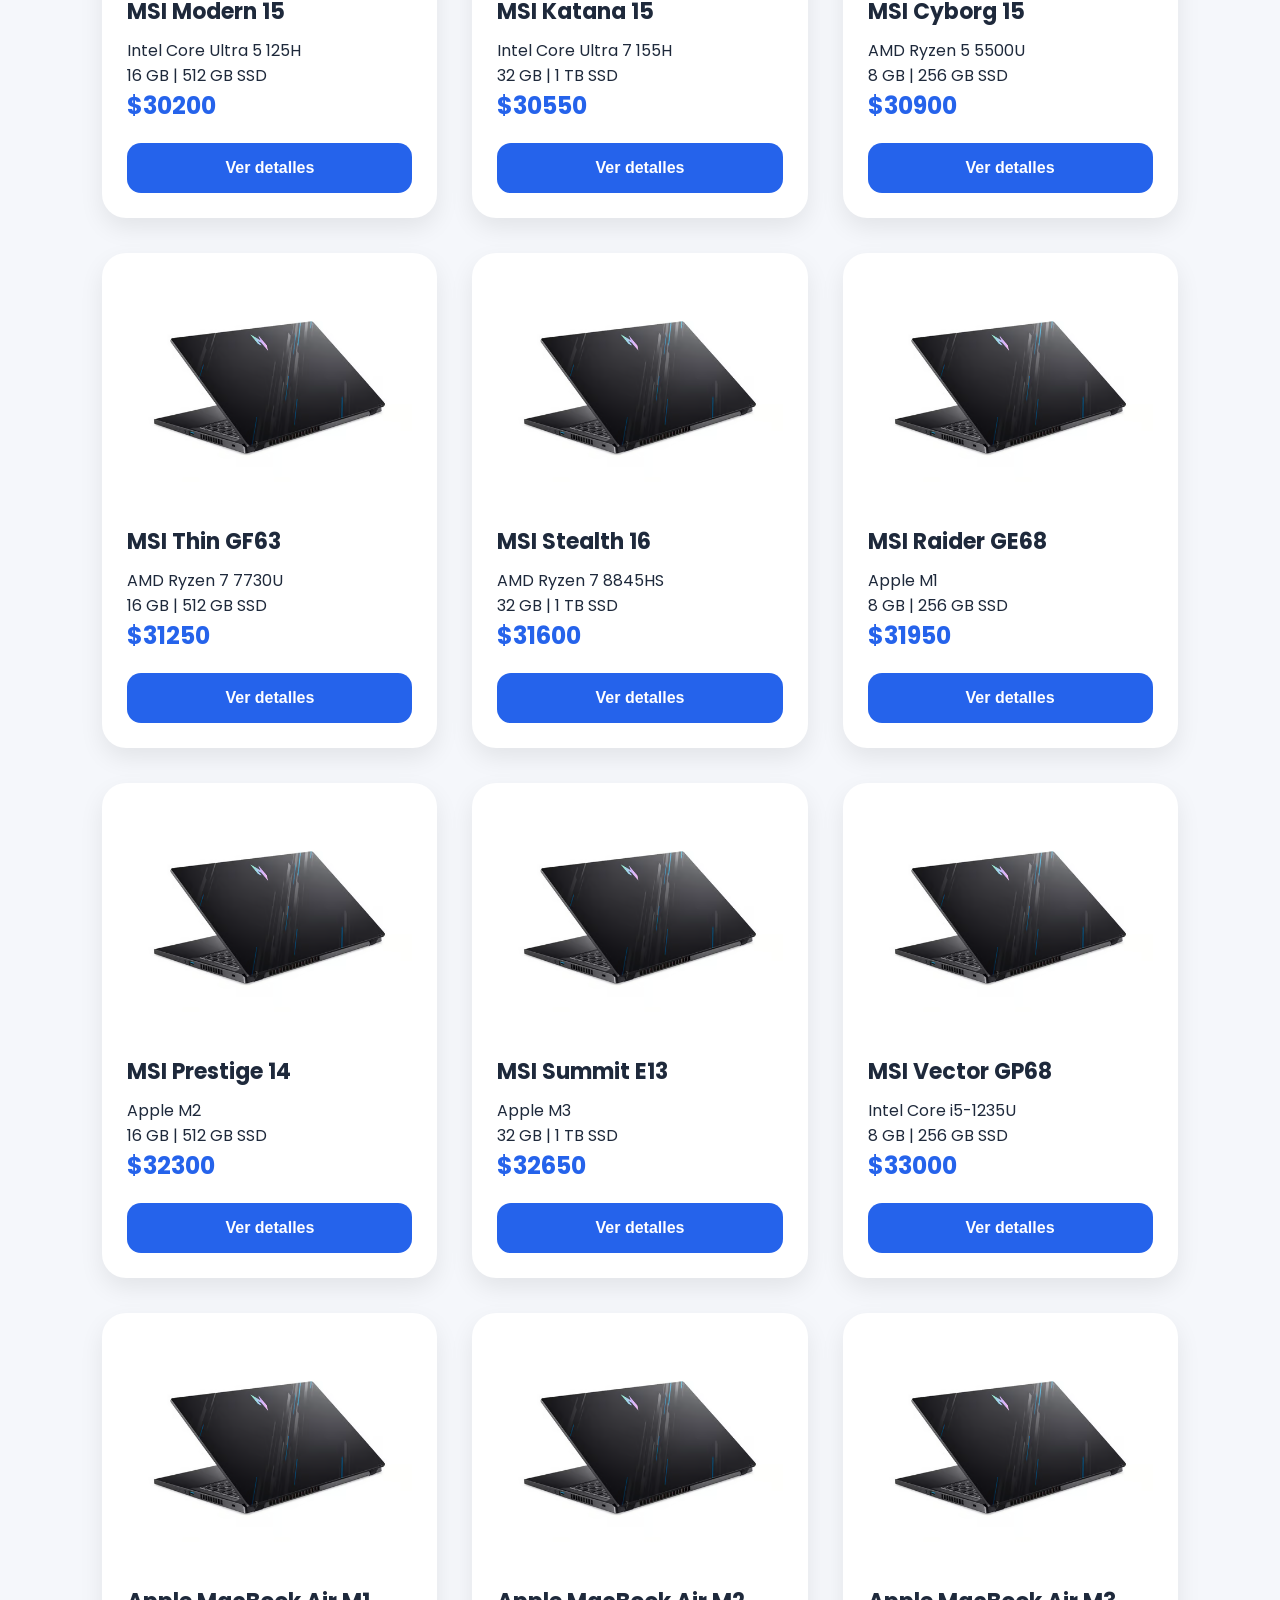
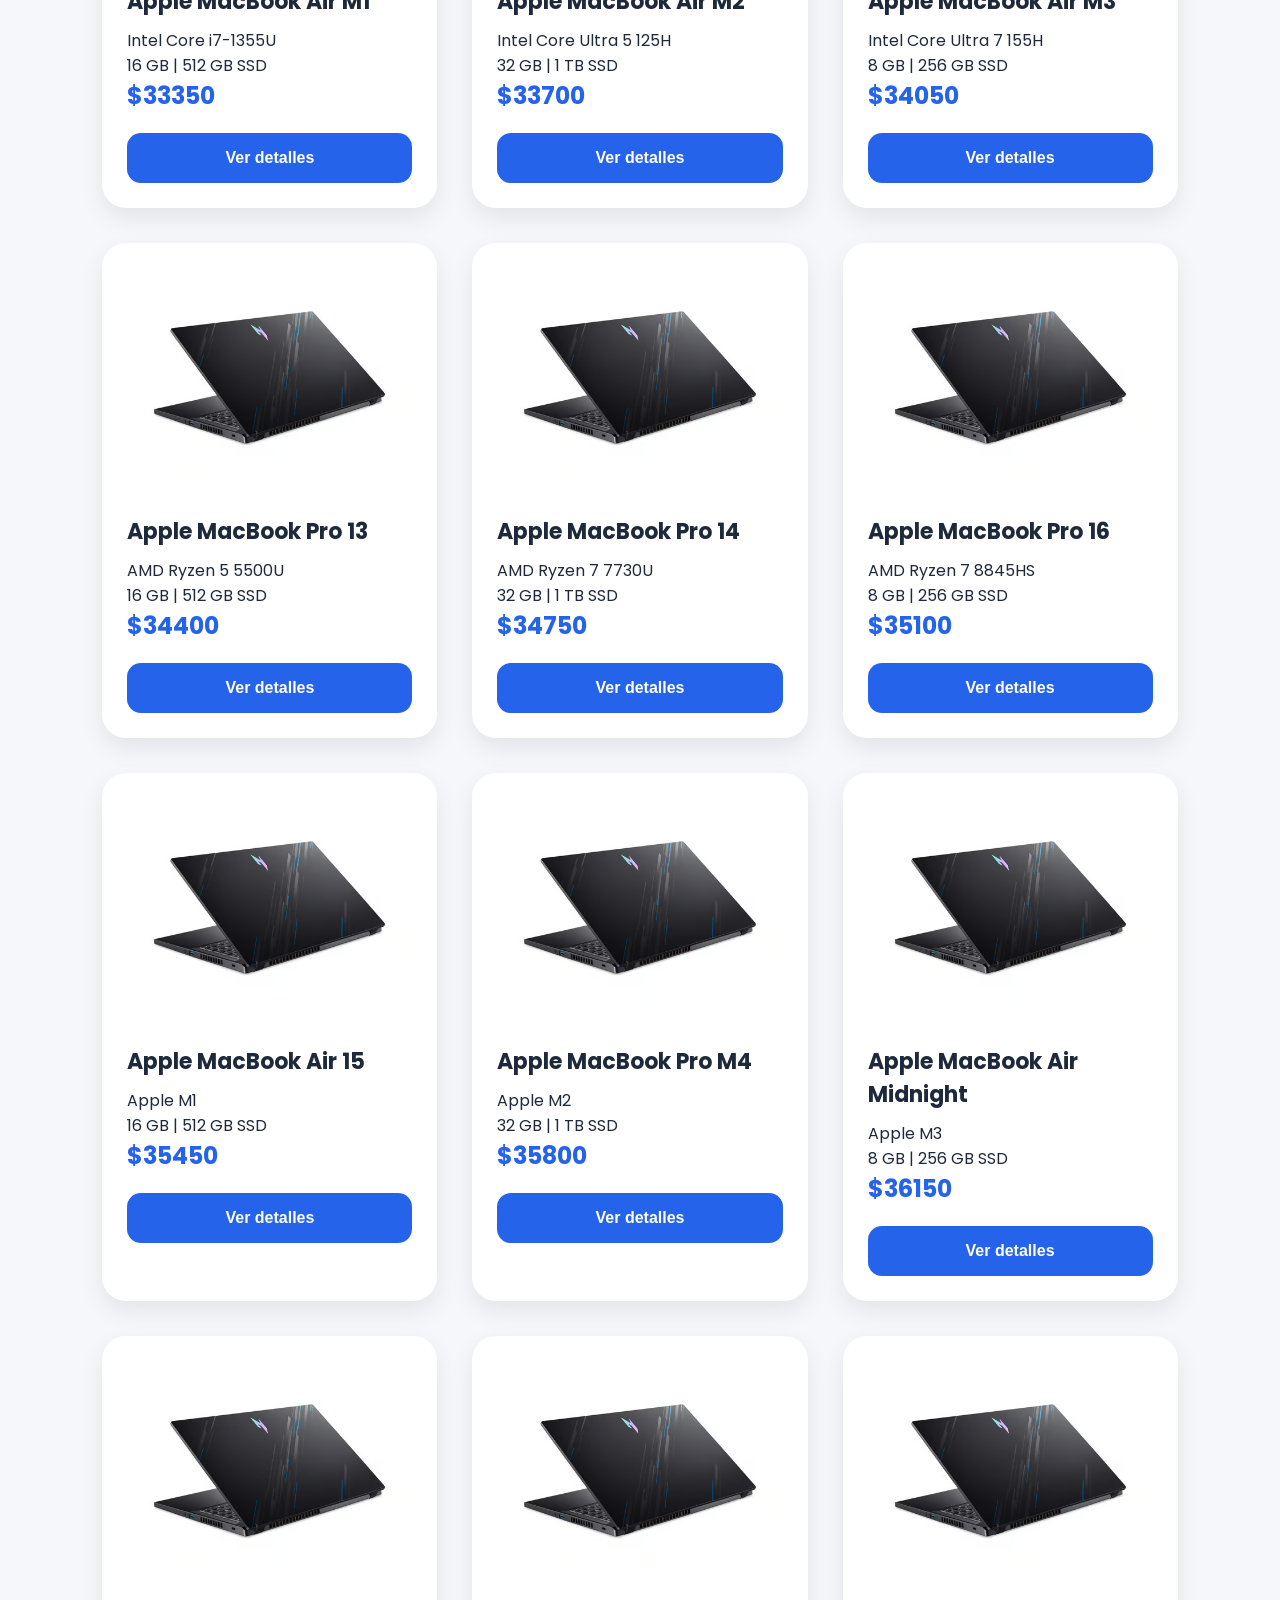
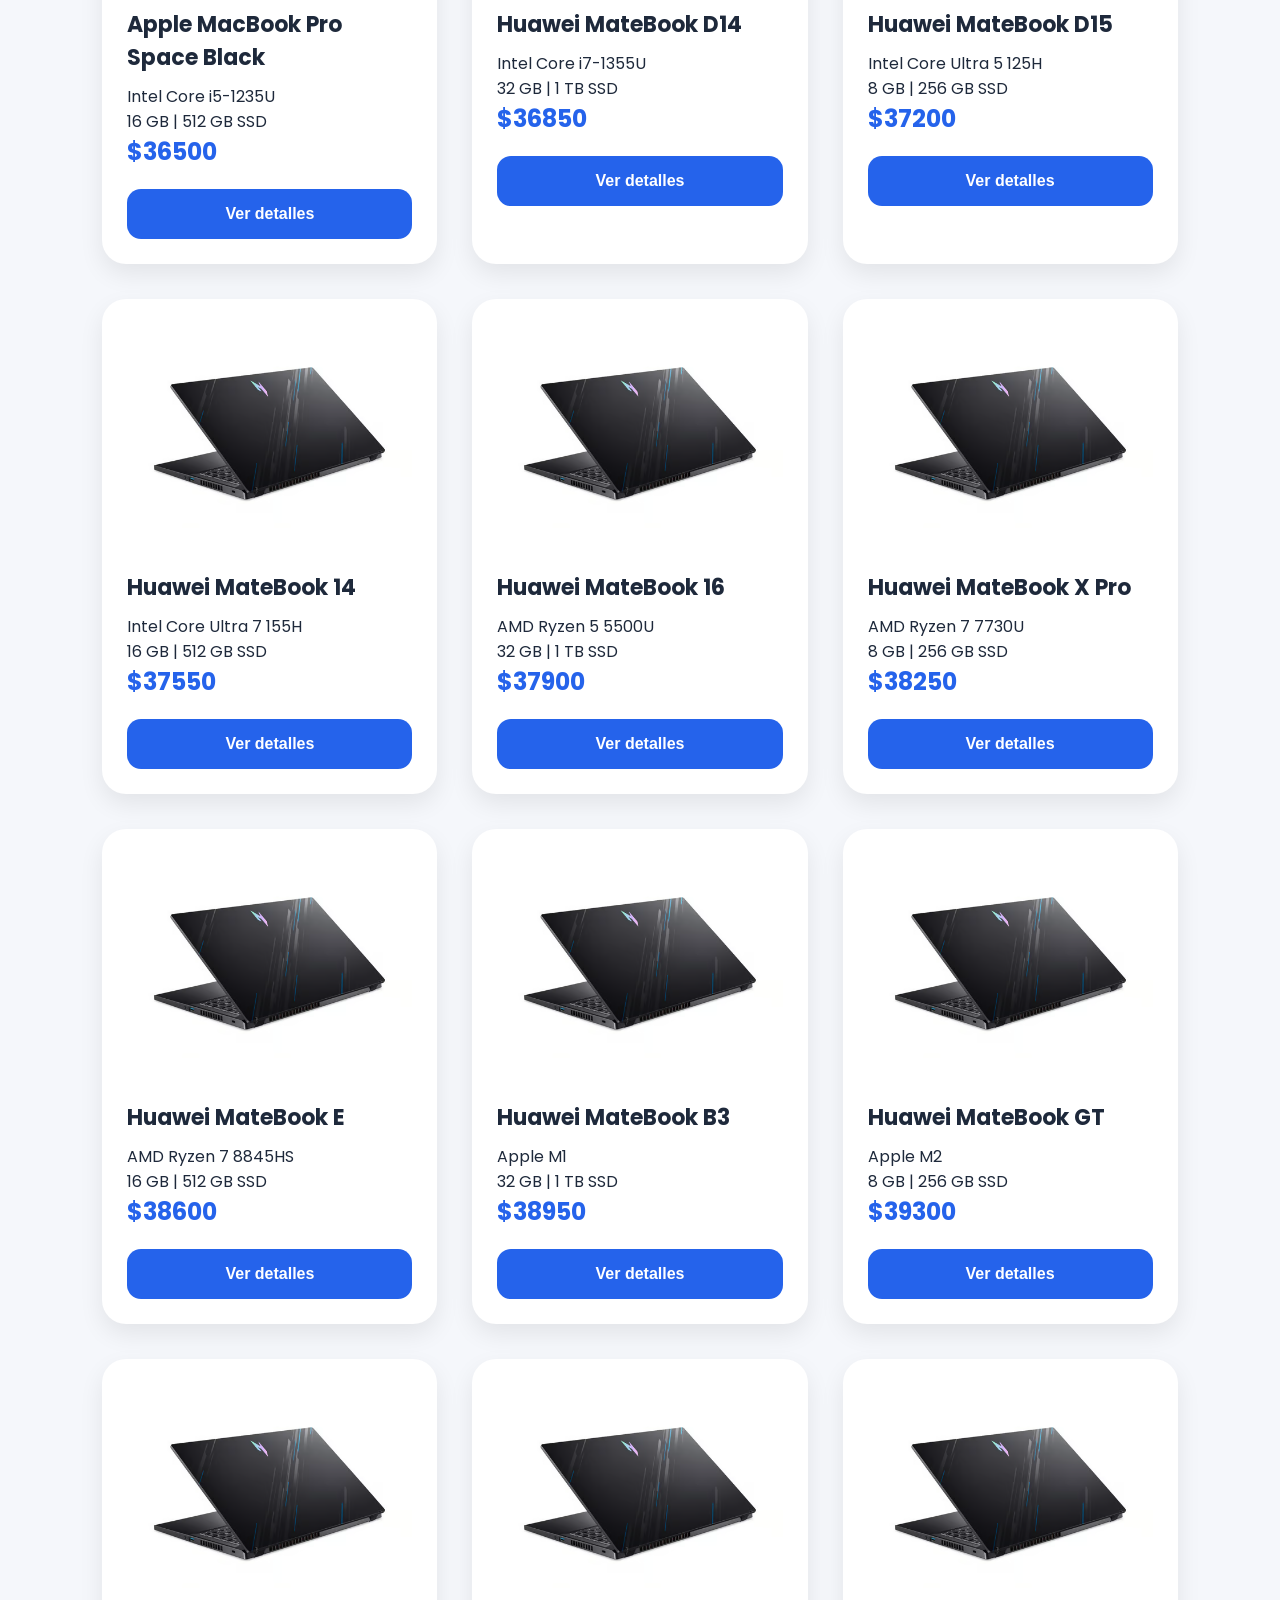
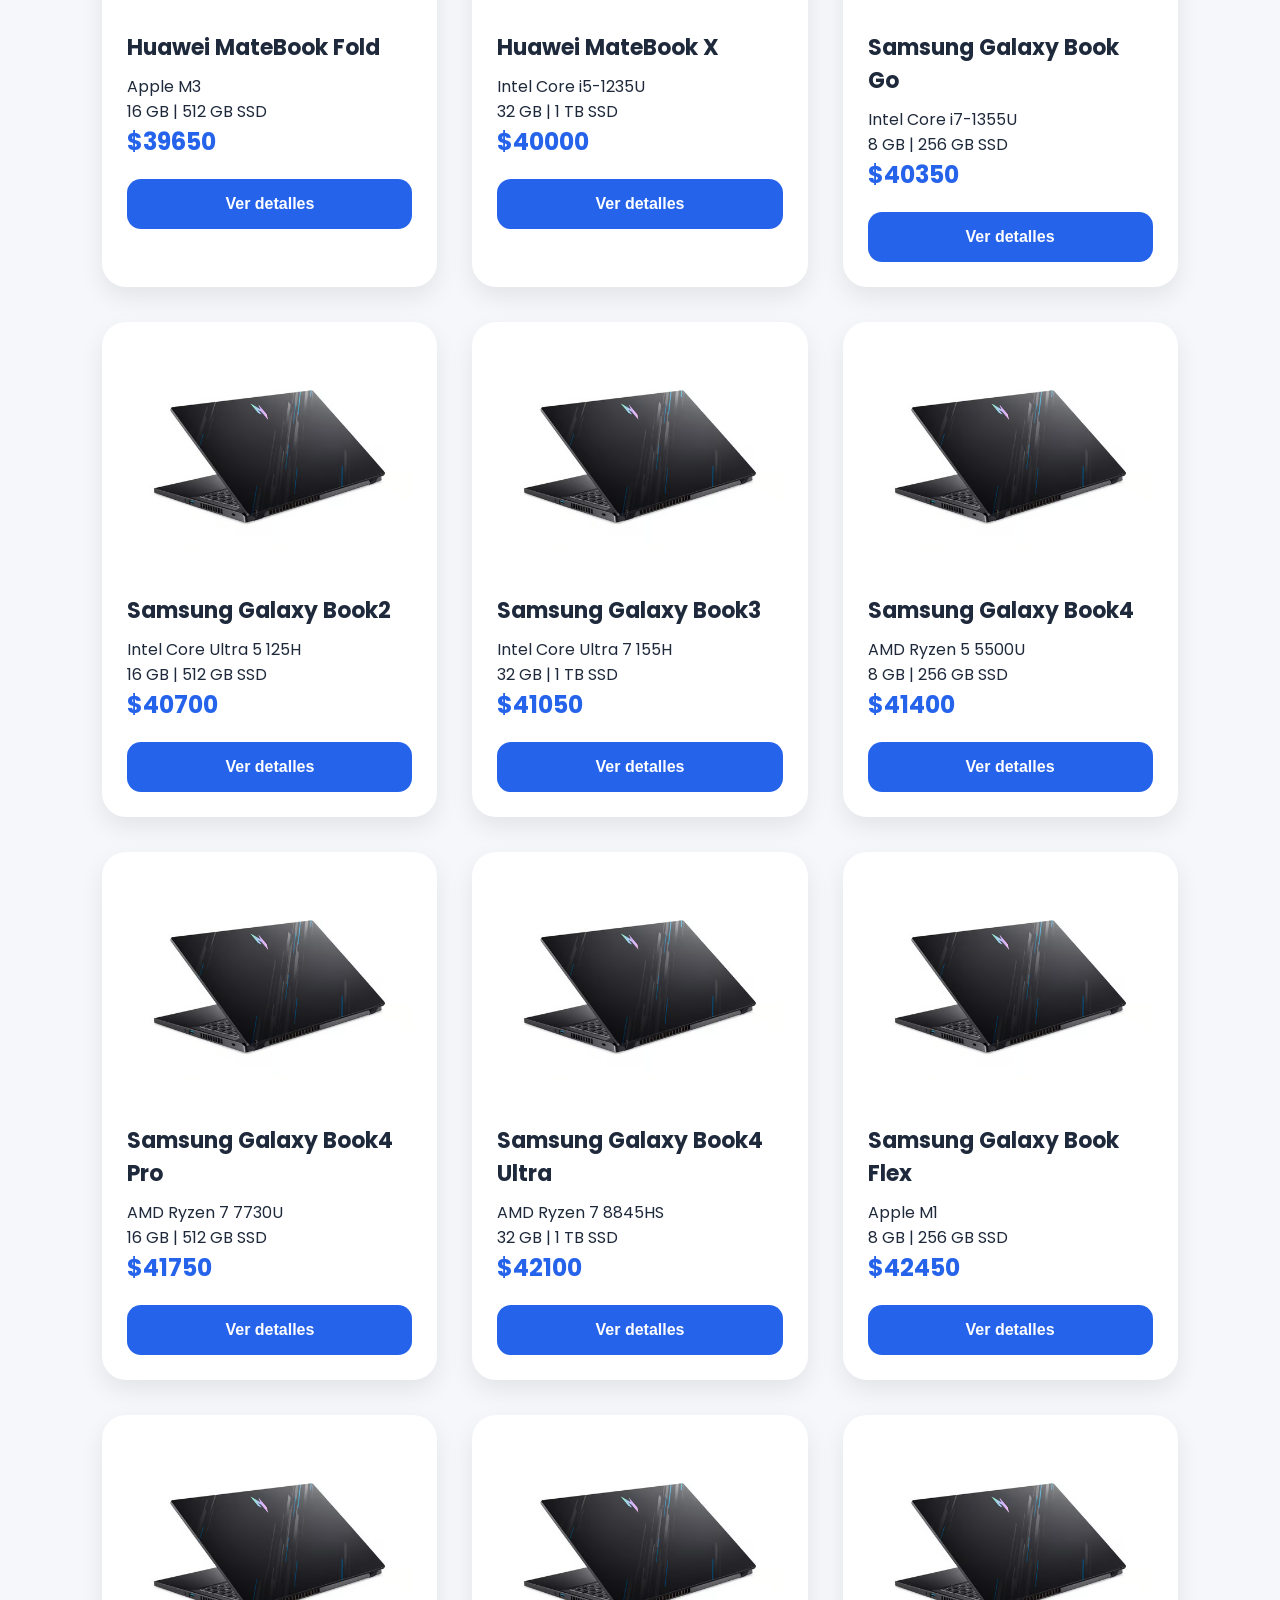
<file: catalogo.html>
<!DOCTYPE html>
<html lang="es">

<head>
    <meta charset="UTF-8">
    <meta name="viewport" content="width=device-width, initial-scale=1.0">

    <title>LaptopHub | Catálogo</title>

    <link rel="stylesheet" href="estilos.css">
    <link rel="stylesheet" href="catalogo.css">
    <link href="https://fonts.googleapis.com/css2?family=Poppins:wght@300;400;500;600;700&display=swap"
        rel="stylesheet">

    <link rel="stylesheet" href="https://cdnjs.cloudflare.com/ajax/libs/font-awesome/6.5.1/css/all.min.css">
</head>

<body>

    <!-- NAVBAR -->
    <header class="navbar">

        <div class="logo">
            <i class="fa-solid fa-laptop"></i>
            <h2>LaptopHub</h2>
        </div>

        <nav>
            <ul class="nav-links">
                <li><a href="index.html">Inicio</a></li>
                <li><a href="catalogo.html">Catálogo</a></li>
                <li><a href="marcas.html">Marcas</a></li>
                <li><a href="buscar.html">Buscar</a></li>
                <li><a href="sucursales.html">Sucursales</a></li>
                <li><a href="acerca.html">Acerca</a></li>
            </ul>
        </nav>

    </header>

    <!-- ENCABEZADO -->
    <section class="catalog-header">

        <h1>Catálogo de Laptops</h1>

        <p>
            Explora nuestra colección de laptops y consulta sus especificaciones.
        </p>

    </section>

    <!-- PRODUCTOS -->
    <section class="catalog-products">

        <div class="products-container" id="contenedor-productos">

        </div>

    </section>

    <script src="catalogo.js"></script>

    <footer>

        <h3>LaptopHub</h3>

        <p>
            Proyecto académico desarrollado para la materia
            Fundamentos de Tecnologías Web.
        </p>

    </footer>



</body>

</html>
</file>
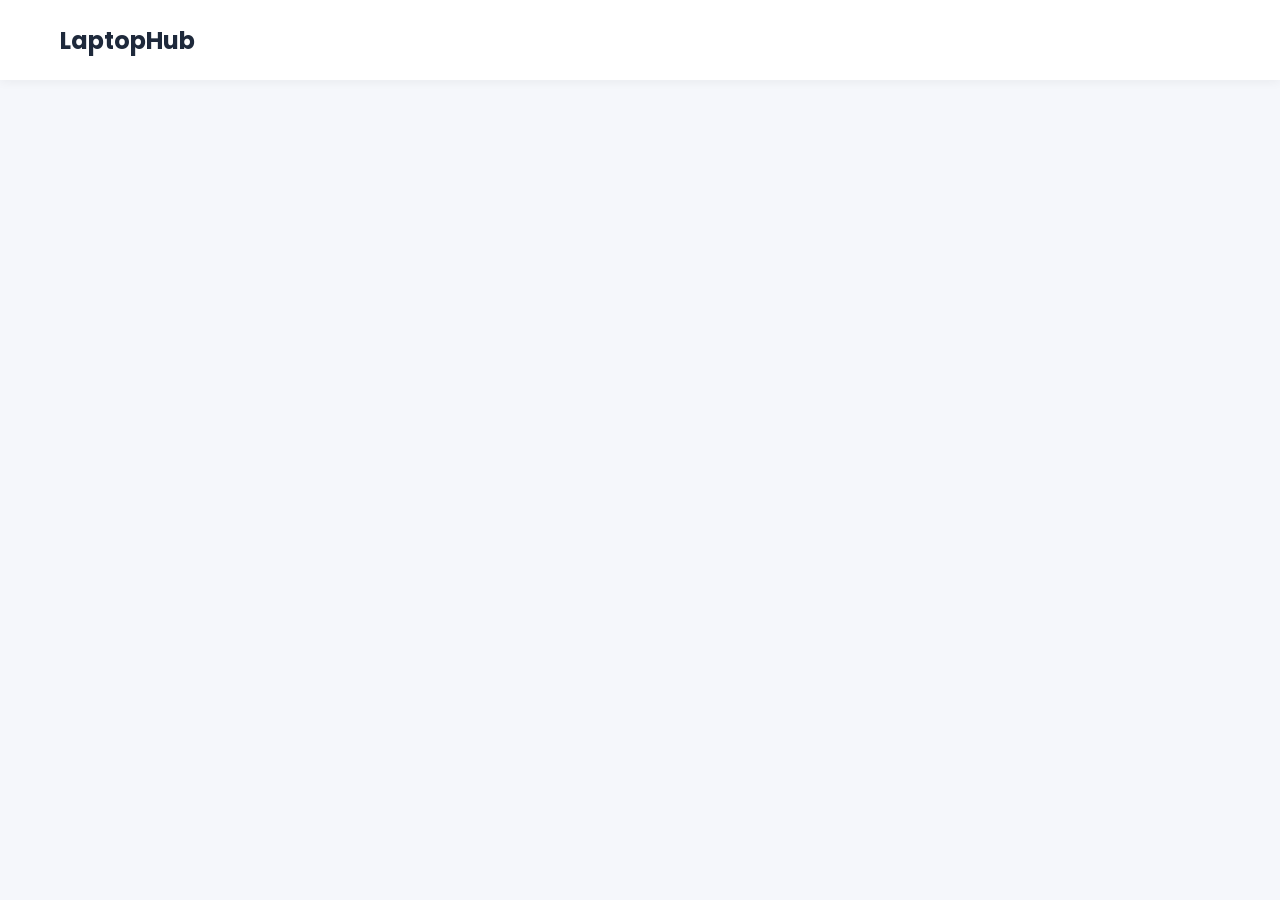
<file: detalle.html>
<!DOCTYPE html>
<html lang="es">

<head>
    <meta charset="UTF-8">
    <meta name="viewport" content="width=device-width, initial-scale=1.0">
    <title>Detalle de Laptop</title>

    <link rel="stylesheet" href="estilos.css">
    <link rel="stylesheet" href="detalle.css">

    <link href="https://fonts.googleapis.com/css2?family=Poppins:wght@300;400;500;600;700&display=swap"
        rel="stylesheet">
</head>

<body>

    <header class="navbar">

        <div class="logo">
            <h2>LaptopHub</h2>
        </div>

    </header>

    <section class="detalle-container" id="detalle-laptop">

    </section>

    <script src="detalle.js"></script>

</body>

</html>
</file>
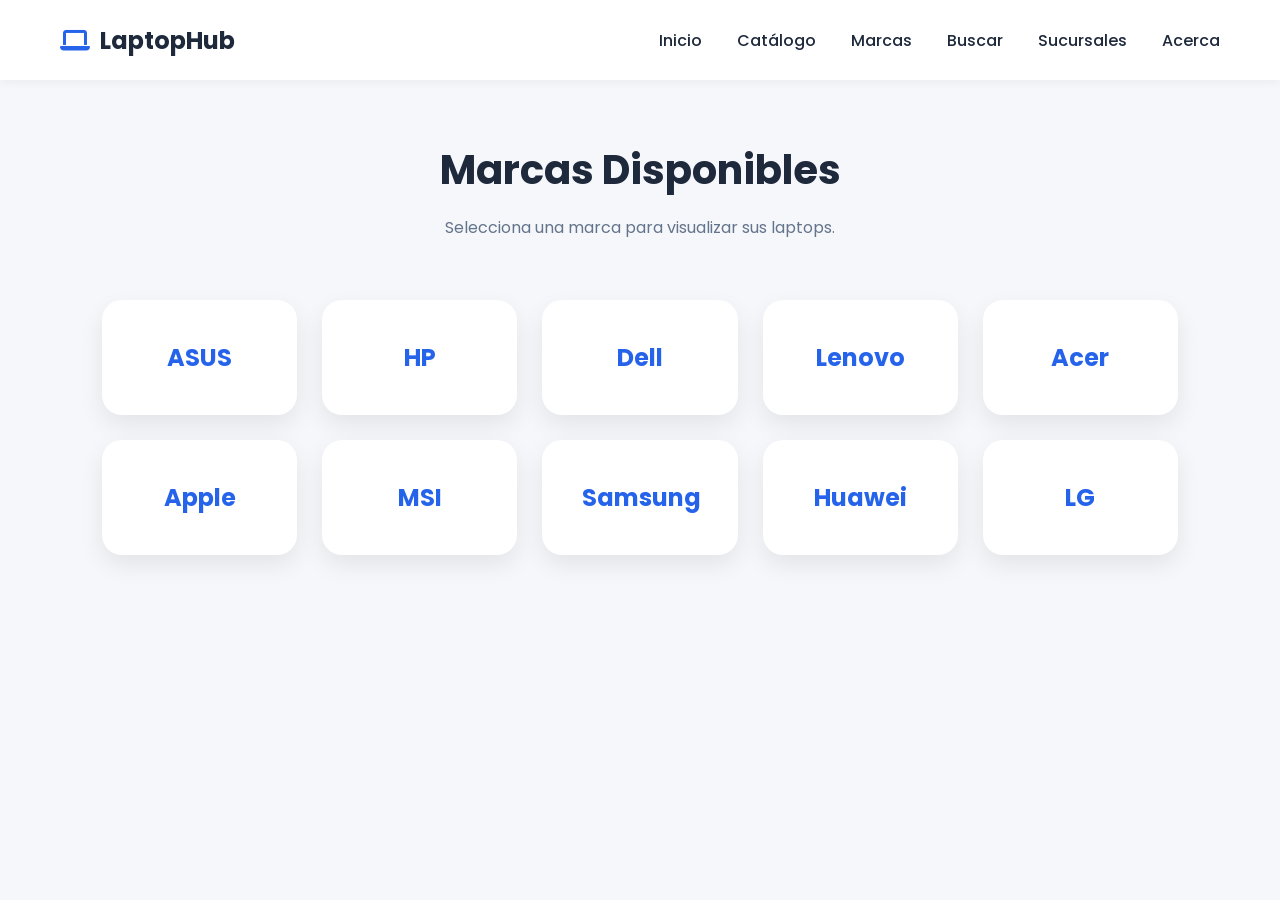
<file: marcas.html>
<!DOCTYPE html>
<html lang="es">

<head>
    <meta charset="UTF-8">
    <meta name="viewport" content="width=device-width, initial-scale=1.0">
    <title>LaptopHub | Marcas</title>

    <link rel="stylesheet" href="estilos.css">
    <link rel="stylesheet" href="marcas.css">

    <link href="https://fonts.googleapis.com/css2?family=Poppins:wght@300;400;500;600;700&display=swap"
        rel="stylesheet">

    <link rel="stylesheet" href="https://cdnjs.cloudflare.com/ajax/libs/font-awesome/6.5.1/css/all.min.css">
</head>

<body>

    <header class="navbar">

        <div class="logo">
            <i class="fa-solid fa-laptop"></i>
            <h2>LaptopHub</h2>
        </div>

        <nav>
            <ul class="nav-links">
                <li><a href="index.html">Inicio</a></li>
                <li><a href="catalogo.html">Catálogo</a></li>
                <li><a href="marcas.html">Marcas</a></li>
                <li><a href="buscar.html">Buscar</a></li>
                <li><a href="sucursales.html">Sucursales</a></li>
                <li><a href="acerca.html">Acerca</a></li>
            </ul>
        </nav>

    </header>

    <section class="marcas-header">

        <h1>Marcas Disponibles</h1>

        <p>
            Selecciona una marca para visualizar sus laptops.
        </p>

    </section>

    <section class="marcas-container">

        <div class="marca-card" onclick="filtrarMarca('ASUS')">
            <h2>ASUS</h2>
        </div>

        <div class="marca-card" onclick="filtrarMarca('HP')">
            <h2>HP</h2>
        </div>

        <div class="marca-card" onclick="filtrarMarca('Dell')">
            <h2>Dell</h2>
        </div>

        <div class="marca-card" onclick="filtrarMarca('Lenovo')">
            <h2>Lenovo</h2>
        </div>

        <div class="marca-card" onclick="filtrarMarca('Acer')">
            <h2>Acer</h2>
        </div>

        <div class="marca-card" onclick="filtrarMarca('Apple')">
            <h2>Apple</h2>
        </div>
        <div class="marca-card" onclick="filtrarMarca('MSI')">
            <h2>MSI</h2>
        </div>

        <div class="marca-card" onclick="filtrarMarca('Samsung')">
            <h2>Samsung</h2>
        </div>

        <div class="marca-card" onclick="filtrarMarca('Huawei')">
            <h2>Huawei</h2>
        </div>

        <div class="marca-card" onclick="filtrarMarca('LG')">
            <h2>LG</h2>
        </div>

    </section>

    <section class="catalog-products">

        <div class="products-container" id="contenedor-marcas">

        </div>

    </section>

    <script src="marcas.js"></script>

</body>

</html>
</file>
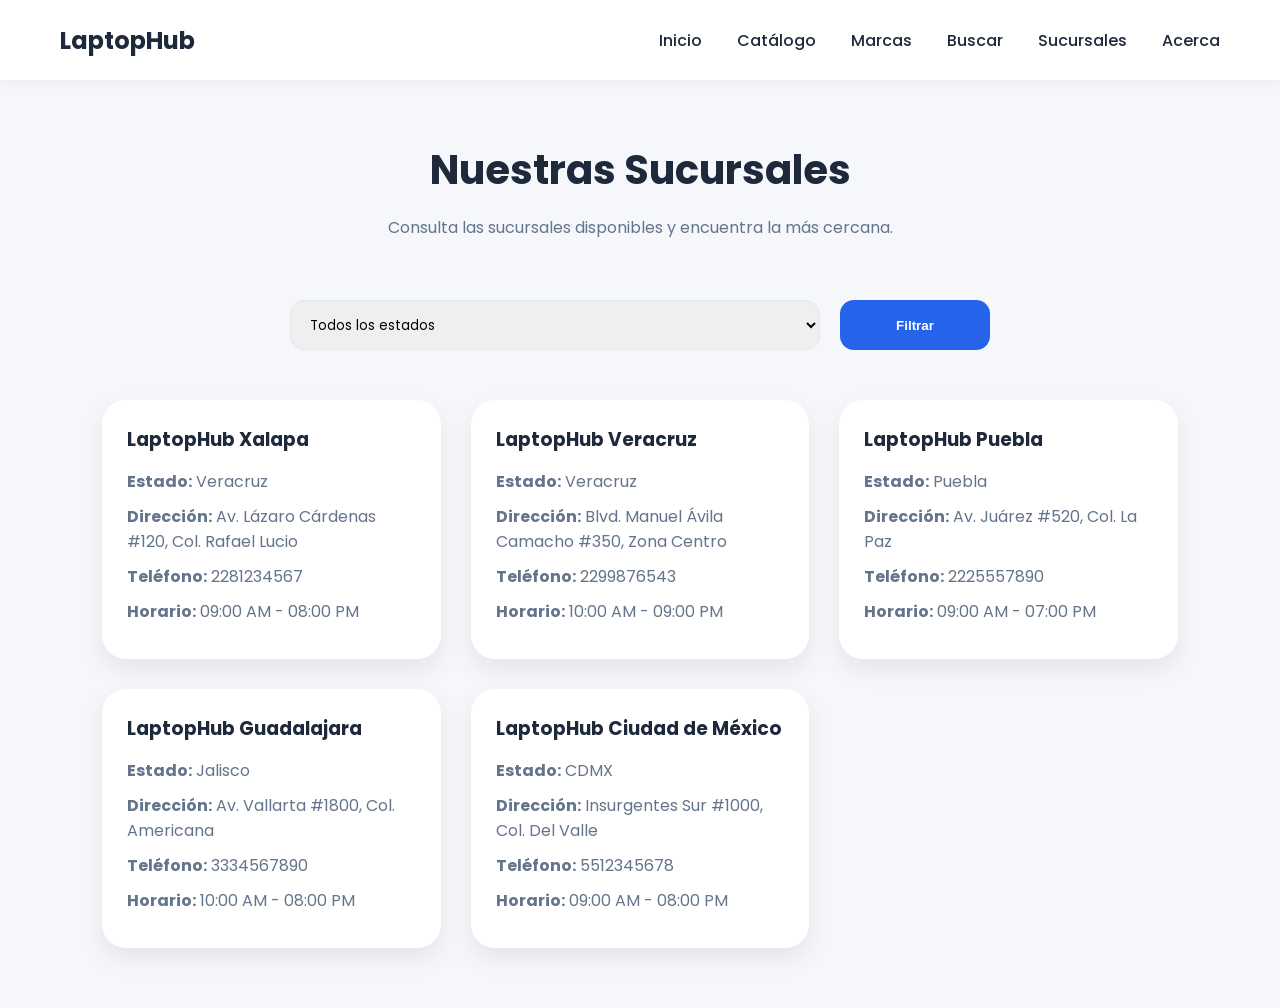
<file: sucursales.html>
<!DOCTYPE html>
<html lang="es">

<head>
    <meta charset="UTF-8">
    <meta name="viewport" content="width=device-width, initial-scale=1.0">

    <title>LaptopHub | Sucursales</title>

    <link rel="stylesheet" href="estilos.css">
    <link rel="stylesheet" href="sucursales.css">

    <link href="https://fonts.googleapis.com/css2?family=Poppins:wght@300;400;500;600;700&display=swap"
        rel="stylesheet">
</head>

<body>

    <header class="navbar">

        <div class="logo">
            <h2>LaptopHub</h2>
        </div>

        <nav>
            <ul class="nav-links">
                <li><a href="index.html">Inicio</a></li>
                <li><a href="catalogo.html">Catálogo</a></li>
                <li><a href="marcas.html">Marcas</a></li>
                <li><a href="buscar.html">Buscar</a></li>
                <li><a href="sucursales.html">Sucursales</a></li>
                <li><a href="acerca.html">Acerca</a></li>
            </ul>
        </nav>

    </header>

    <section class="sucursales-header">

        <h1>Nuestras Sucursales</h1>

        <p>
            Consulta las sucursales disponibles y encuentra la más cercana.
        </p>

    </section>

    <section class="filtros-sucursales">

        <select id="filtroEstado">
            <option value="">Todos los estados</option>
        </select>

        <button id="btnFiltrar">
            Filtrar
        </button>

    </section>

    <section class="sucursales-container">

        <div id="contenedor-sucursales">

        </div>

    </section>

    <script src="sucursales.js"></script>

</body>

</html>
</file>
<file: estilos.css>
* {
    margin: 0;
    padding: 0;
    box-sizing: border-box;
}

html {
    scroll-behavior: smooth;
}

body {
    font-family: 'Poppins', sans-serif;
    background-color: #f5f7fb;
    color: #1e293b;
}


:root {
    --primary: #2563eb;
    --primary-dark: #1d4ed8;
    --secondary: #a78bfa;

    --background: #f5f7fb;
    --white: #ffffff;

    --text: #1e293b;
    --text-light: #64748b;

    --border: #e2e8f0;

    --shadow:
        0 10px 25px rgba(0, 0, 0, .08);
}



.navbar {
    width: 100%;
    height: 80px;

    background: var(--white);

    display: flex;
    align-items: center;
    justify-content: space-between;

    padding: 0 60px;

    box-shadow: 0 2px 10px rgba(0, 0, 0, .05);

    position: sticky;
    top: 0;

    z-index: 1000;
}

.logo {
    display: flex;
    align-items: center;
    gap: 10px;
}

.logo i {
    font-size: 24px;
    color: var(--primary);
}

.logo h2 {
    font-size: 24px;
    font-weight: 700;
}



.nav-links {
    display: flex;
    list-style: none;
    gap: 35px;
}

.nav-links a {
    text-decoration: none;
    color: var(--text);

    font-weight: 500;

    transition: .3s;
}

.nav-links a:hover {
    color: var(--primary);
}



.hero {
    width: 100%;
    min-height: auto;

    display: flex;
    align-items: center;
    justify-content: space-between;

    padding: 60px 8%;

    gap: 50px;
}

.hero-content {
    flex: 1;
}

.hero-content h1 {
    font-size: 58px;
    line-height: 1.1;

    margin-bottom: 25px;

    color: var(--text);
}

.hero-content p {
    font-size: 18px;
    color: var(--text-light);

    line-height: 1.8;

    margin-bottom: 35px;

    max-width: 550px;
}

.hero-buttons {
    display: flex;
    gap: 20px;
    margin-top: 30px;
}



.btn-primary,
.btn-secondary {

    display: inline-block;

    background: linear-gradient(
        135deg,
        var(--primary),
        var(--primary-dark)
    );

    color: white;
    text-decoration: none;
    padding: 16px 34px;
    border-radius: 14px; 
    font-weight: 600;
    transition: .3s;
}

.btn-primary:hover,
.btn-secondary:hover {

    transform: translateY(-3px);

    box-shadow:
        0 10px 20px rgba(37, 99, 235, .3);
}


.hero-image {
    flex: 1;

    display: flex;
    justify-content: center;
}

.hero-image img {
    width: 100%;
    max-width: 550px;

    filter: drop-shadow(0 20px 40px rgba(37, 99, 235, .2));
}



.featured-products {
    padding: 60px 8%;
}

.featured-products h2 {
    font-size: 30px;

    margin-bottom: 30px;
}

.products-container {
    display: grid;

    grid-template-columns:
        repeat(auto-fit, minmax(280px, 1fr));

    gap: 35px;
}



.product-card {
    background: var(--white);

    border-radius: 24px;

    overflow: hidden;

    padding: 25px;

    box-shadow: var(--shadow);

    transition: .3s;
}

.product-card:hover {
    transform: translateY(-6px);
}

.product-card img {
    width: 100%;
    height: 220px;

    object-fit: contain;

    margin-bottom: 20px;
}

.product-card h3 {
    font-size: 22px;

    margin-bottom: 10px;
}

.price {
    color: var(--primary);

    font-size: 24px;
    font-weight: 700;

    margin-bottom: 20px;
}

.product-card button {
    width: 100%;
    height: 50px;

    border: none;

    border-radius: 14px;

    background: var(--primary);

    color: white;

    font-size: 16px;
    font-weight: 600;

    cursor: pointer;

    transition: .3s;
}

.product-card button:hover {
    background: var(--primary-dark);
}



footer {
    background: #111827;

    color: white;

    text-align: center;

    padding: 30px;
}



@media(max-width: 1100px) {

    .hero {
        flex-direction: column;
        text-align: center;
    }

    .hero-content p {
        margin: auto;
        margin-bottom: 30px;
    }

    .hero-buttons{
        justify-content: center;
    }

}

@media(max-width: 900px) {

    .navbar {
        flex-direction: column;

        height: auto;

        padding: 25px;
        gap: 25px;
    }

    .nav-links {
        flex-wrap: wrap;
        justify-content: center;
    }

}

@media(max-width: 768px) {

    .hero-content h1 {
        font-size: 42px;
    }

}

@media(max-width: 500px){

    .hero-content h1{
        font-size: 34px;
    }

    .hero-buttons{
        flex-direction: column;
    }

    .btn-primary,
    .btn-secondary{
        width: 100%;
        text-align: center;
    }

}
</file>
<file: acerca.css>
.acerca-header{
    text-align: center;
    padding: 60px 8%;
}

.acerca-header h1{
    font-size: 40px;
    margin-bottom: 15px;
}

.acerca-header p{
    color: var(--text-light);
}

.acerca-container{
    width: 90%;
    max-width: 1100px;

    margin: auto;
    margin-bottom: 60px;

    display: grid;

    grid-template-columns:
        repeat(auto-fit, minmax(320px, 1fr));

    gap: 30px;
}

.acerca-card{
    background: var(--white);

    padding: 35px;

    border-radius: 24px;

    box-shadow: var(--shadow);
}

.acerca-card h2{
    margin-bottom: 20px;
    color: var(--primary);
}

.acerca-card p{
    color: var(--text-light);
    line-height: 1.8;
}

.acerca-card ul{
    padding-left: 20px;
}

.acerca-card li{
    margin-bottom: 10px;
    color: var(--text-light);
}
</file>
<file: buscar.css>
.buscar-header{
    text-align: center;
    padding: 60px 8%;
}

.buscar-header h1{
    font-size: 40px;
    margin-bottom: 15px;
}

.buscar-header p{
    color: var(--text-light);
}

.filtros-container{
    width: 90%;
    max-width: 1100px;

    margin: auto;

    display: grid;

    grid-template-columns:
        repeat(auto-fit, minmax(200px,1fr));

    gap: 20px;

    margin-bottom: 50px;
}

.filtros-container select,
.filtros-container input{
    height: 50px;

    border: 1px solid var(--border);

    border-radius: 14px;

    padding: 0 15px;

    font-family: inherit;
}

.filtros-container button{
    height: 50px;

    border: none;

    border-radius: 14px;

    background: var(--primary);

    color: white;

    font-weight: 600;

    cursor: pointer;
}

.resultados{
    padding: 0 8% 60px;
}

.sin-resultados{
    text-align: center;
    font-size: 18px;
    color: var(--text-light);
}
</file>
<file: catalogo.css>
.catalog-header{
    text-align: center;
    padding: 60px 8% 30px;
}

.catalog-header h1{
    font-size: 42px;
    margin-bottom: 15px;
}

.catalog-header p{
    color: var(--text-light);
}

.search-section{
    display: flex;
    justify-content: center;
    padding: 20px 8%;
}

.search-section input{

    width: 500px;
    max-width: 100%;

    height: 55px;

    border: 1px solid var(--border);

    border-radius: 14px;

    padding: 0 20px;

    font-size: 16px;

    background: white;
}

.filter-section{

    display: flex;
    justify-content: center;
    flex-wrap: wrap;

    gap: 15px;

    padding: 20px 8%;
}

.filter-section button{

    border: none;

    background: white;

    padding: 12px 22px;

    border-radius: 14px;

    cursor: pointer;

    box-shadow: var(--shadow);
}

.catalog-products{
    padding: 40px 8% 80px;
}
</file>
<file: detalle.css>
.detalle-container{
    min-height: 80vh;

    display: flex;
    justify-content: center;
    align-items: center;

    padding: 60px 8%;
}

.detalle-card{
    background: var(--white);

    width: 100%;
    max-width: 1000px;

    border-radius: 24px;

    padding: 40px;

    box-shadow: var(--shadow);

    display: grid;
    grid-template-columns: 1fr 1fr;

    gap: 50px;
}

.detalle-card img{
    width: 100%;
    max-width: 400px;

    margin: auto;

    display: block;

    object-fit: contain;
}

.detalle-info{
    display: flex;
    flex-direction: column;
    justify-content: center;
}

.detalle-info h1{
    font-size: 36px;

    margin-bottom: 25px;

    color: var(--text);
}

.detalle-info p{
    font-size: 18px;

    color: var(--text-light);

    margin-bottom: 15px;
}

.detalle-info strong{
    color: var(--text);
}

.detalle-precio{
    font-size: 36px;
    font-weight: 700;

    color: var(--primary);

    margin-top: 20px;
}

.btn-volver{
    display: inline-block;

    margin-top: 30px;

    background: linear-gradient(
        135deg,
        var(--primary),
        var(--primary-dark)
    );

    color: white;

    text-decoration: none;

    padding: 14px 28px;

    border-radius: 14px;

    font-weight: 600;

    transition: .3s;
}

.btn-volver:hover{
    transform: translateY(-3px);

    box-shadow:
        0 10px 20px rgba(37, 99, 235, .3);
}

@media(max-width: 900px){

    .detalle-card{
        grid-template-columns: 1fr;
        text-align: center;
    }

    .detalle-card img{
        max-width: 300px;
    }

    .detalle-info h1{
        font-size: 28px;
    }

}
</file>
<file: marcas.css>
.marcas-header{
    text-align: center;
    padding: 60px 8% 30px;
}

.marcas-header h1{
    font-size: 40px;
    margin-bottom: 15px;
}

.marcas-header p{
    color: var(--text-light);
}

.marcas-container{
    padding: 30px 8%;

    display: grid;

    grid-template-columns:
        repeat(auto-fit, minmax(180px, 1fr));

    gap: 25px;
}

.marca-card{
    background: var(--white);

    border-radius: 20px;

    padding: 40px;

    text-align: center;

    box-shadow: var(--shadow);

    cursor: pointer;

    transition: .3s;
}

.marca-card:hover{
    transform: translateY(-5px);
}

.marca-card h2{
    color: var(--primary);
}

.catalog-products{
    padding: 60px 8%;
}
</file>
<file: sucursales.css>
.sucursales-header{
    text-align: center;
    padding: 60px 8%;
}

.sucursales-header h1{
    font-size: 40px;
    margin-bottom: 15px;
}

.sucursales-header p{
    color: var(--text-light);
}

.filtros-sucursales{
    width: 90%;
    max-width: 700px;

    margin: auto;
    margin-bottom: 50px;

    display: flex;
    gap: 20px;
}

.filtros-sucursales select{
    flex: 1;

    height: 50px;

    border: 1px solid var(--border);

    border-radius: 14px;

    padding: 0 15px;

    font-family: inherit;
}

.filtros-sucursales button{
    width: 150px;

    border: none;

    border-radius: 14px;

    background: var(--primary);

    color: white;

    font-weight: 600;

    cursor: pointer;
}

.sucursales-container{
    padding: 0 8% 60px;
}

#contenedor-sucursales{
    display: grid;

    grid-template-columns:
        repeat(auto-fit, minmax(300px, 1fr));

    gap: 30px;
}

.sucursal-card{
    background: white;

    padding: 25px;

    border-radius: 24px;

    box-shadow: var(--shadow);
}

.sucursal-card h3{
    margin-bottom: 15px;
}

.sucursal-card p{
    margin-bottom: 10px;
    color: var(--text-light);
}

.sin-resultados{
    text-align: center;
    color: var(--text-light);
}
</file>
